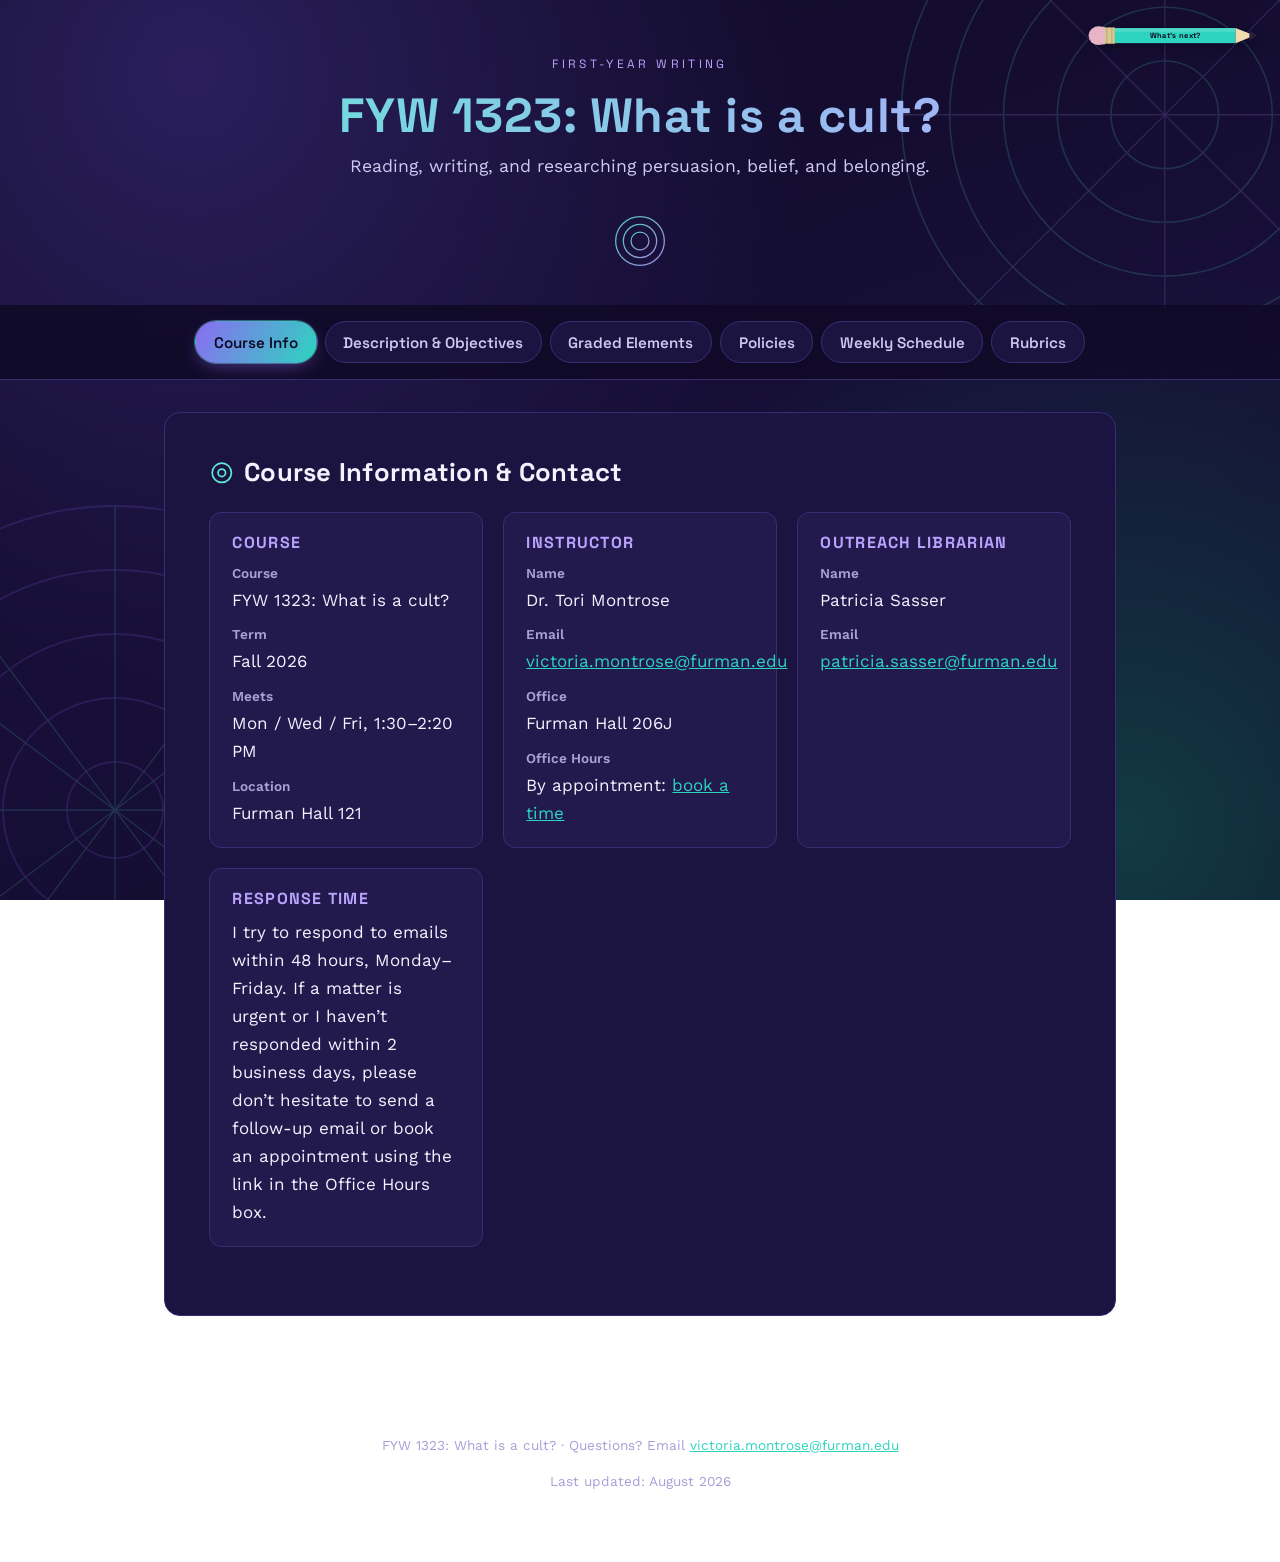
<file: index.html>
<!DOCTYPE html>
<html lang="en">
<head>
<meta charset="UTF-8">
<meta name="viewport" content="width=device-width, initial-scale=1.0">
<title>FYW 1323: What is a cult? — Course Syllabus</title>
<meta name="description" content="Syllabus for FYW 1323: What is a cult?, a first-year writing course.">

<!-- EDIT: change favicon of your choice at /favicon.svg if you'd like -->

<link rel="preconnect" href="https://fonts.googleapis.com">
<link rel="preconnect" href="https://fonts.gstatic.com" crossorigin>
<link href="https://fonts.googleapis.com/css2?family=Space+Grotesk:wght@500;600;700&family=Work+Sans:wght@400;500;600&display=swap" rel="stylesheet">

<link rel="stylesheet" href="css/styles.css">
</head>
<body>

<a class="skip-link" href="#main-content">Skip to main content</a>

<!-- Decorative background mandalas — purely visual, hidden from assistive tech -->
<div class="mandala-decor" aria-hidden="true">
  <svg class="m1" viewBox="0 0 200 200" xmlns="http://www.w3.org/2000/svg">
    <g fill="none" stroke="#5eead4" stroke-width="0.6">
      <circle cx="100" cy="100" r="20"/>
      <circle cx="100" cy="100" r="40"/>
      <circle cx="100" cy="100" r="60"/>
      <circle cx="100" cy="100" r="80"/>
      <circle cx="100" cy="100" r="98"/>
    </g>
    <g fill="none" stroke="#b9a3ff" stroke-width="0.5">
      <path d="M100 2 L100 198 M2 100 L198 100 M29 29 L171 171 M171 29 L29 171"/>
    </g>
  </svg>
  <svg class="m2" viewBox="0 0 200 200" xmlns="http://www.w3.org/2000/svg">
    <g fill="none" stroke="#8b6cf2" stroke-width="0.6">
      <circle cx="100" cy="100" r="15"/>
      <circle cx="100" cy="100" r="35"/>
      <circle cx="100" cy="100" r="55"/>
      <circle cx="100" cy="100" r="75"/>
      <circle cx="100" cy="100" r="95"/>
    </g>
    <g fill="none" stroke="#5eead4" stroke-width="0.4">
      <path d="M100 5 L100 195 M5 100 L195 100 M20 40 L180 160 M180 40 L20 160 M40 20 L160 180 M160 20 L40 180"/>
    </g>
  </svg>
</div>

<header class="site-header">
  <button type="button" id="whats-next-btn" class="whats-next-btn" aria-label="What&rsquo;s next? Jump to this week on the schedule">
    <svg viewBox="0 0 280 56" xmlns="http://www.w3.org/2000/svg" aria-hidden="true">
      <ellipse cx="20" cy="28" rx="16" ry="15" fill="#e8b4c8"/>
      <rect x="14" y="14" width="16" height="28" fill="#e8b4c8"/>
      <rect x="30" y="15" width="16" height="26" fill="#d8c98f"/>
      <rect x="32" y="15" width="2" height="26" fill="#00000022"/>
      <rect x="40" y="15" width="2" height="26" fill="#00000022"/>
      <rect x="46" y="16" width="192" height="24" fill="#2dd4bf"/>
      <rect x="46" y="16" width="192" height="6" fill="#ffffff26"/>
      <polygon points="238,16 238,40 268,28" fill="#f0dcb0"/>
      <polygon points="260,20 260,36 272,28" fill="#2a2140"/>
      <text x="142" y="32" text-anchor="middle" font-family="var(--font-display), sans-serif" font-size="12" font-weight="700" letter-spacing="0.5" fill="#100a26">What&rsquo;s next?</text>
    </svg>
  </button>
  <span class="site-header__eyebrow">First-Year Writing</span>
  <!-- EDIT: course title / number -->
  <h1>FYW 1323: What is a cult?</h1>
  <!-- EDIT: one-line course tagline -->
  <p class="subtitle">Reading, writing, and researching persuasion, belief, and belonging.</p>

  <svg class="ring-divider" viewBox="0 0 100 100" aria-hidden="true" xmlns="http://www.w3.org/2000/svg">
    <g fill="none" stroke="url(#ringGrad)" stroke-width="2">
      <circle cx="50" cy="50" r="14"/>
      <circle cx="50" cy="50" r="26"/>
      <circle cx="50" cy="50" r="38"/>
    </g>
    <defs>
      <linearGradient id="ringGrad" x1="0" y1="0" x2="1" y2="1">
        <stop offset="0%" stop-color="#5eead4"/>
        <stop offset="100%" stop-color="#b9a3ff"/>
      </linearGradient>
    </defs>
  </svg>
</header>

<!-- Tab navigation: WAI-ARIA tabs pattern. Arrow keys / Home / End move focus. -->
<nav class="tabs-nav" role="tablist" aria-label="Syllabus sections">
  <button type="button" role="tab" id="tab-info" aria-controls="panel-info" aria-selected="true" data-hash="info" tabindex="0" class="tab-btn">Course Info</button>
  <button type="button" role="tab" id="tab-description" aria-controls="panel-description" aria-selected="false" data-hash="description" tabindex="-1" class="tab-btn">Description &amp; Objectives</button>
  <button type="button" role="tab" id="tab-graded" aria-controls="panel-graded" aria-selected="false" data-hash="graded" tabindex="-1" class="tab-btn">Graded Elements</button>
  <button type="button" role="tab" id="tab-policies" aria-controls="panel-policies" aria-selected="false" data-hash="policies" tabindex="-1" class="tab-btn">Policies</button>
  <button type="button" role="tab" id="tab-schedule" aria-controls="panel-schedule" aria-selected="false" data-hash="schedule" tabindex="-1" class="tab-btn">Weekly Schedule</button>
  <button type="button" role="tab" id="tab-rubrics" aria-controls="panel-rubrics" aria-selected="false" data-hash="rubrics" tabindex="-1" class="tab-btn">Rubrics</button>
</nav>

<main id="main-content">

  <!-- ============================= TAB 1: COURSE INFO ============================= -->
  <section id="panel-info" class="tab-panel" role="tabpanel" aria-labelledby="tab-info" tabindex="0">
    <h2>
      <svg class="icon" viewBox="0 0 24 24" aria-hidden="true" fill="none" stroke="currentColor" stroke-width="1.6"><circle cx="12" cy="12" r="9"/><circle cx="12" cy="12" r="3.5"/></svg>
      Course Information &amp; Contact
    </h2>

    <div class="info-grid">
      <div class="info-card">
        <h3>Course</h3>
        <dl>
          <!-- EDIT: course number, title -->
          <dt>Course</dt>
          <dd>FYW 1323: What is a cult?</dd>
          <!-- EDIT: add exact term start/end dates once confirmed -->
          <dt>Term</dt>
          <dd>Fall 2026</dd>
          <!-- EDIT: meeting days/time -->
          <dt>Meets</dt>
          <dd>Mon / Wed / Fri, 1:30&ndash;2:20 PM</dd>
          <!-- EDIT: location -->
          <dt>Location</dt>
          <dd>Furman Hall 121</dd>
        </dl>
      </div>

      <div class="info-card">
        <h3>Instructor</h3>
        <dl>
          <!-- EDIT: your name -->
          <dt>Name</dt>
          <dd>Dr. Tori Montrose</dd>
          <!-- EDIT: your email -->
          <dt>Email</dt>
          <dd><a href="mailto:victoria.montrose@furman.edu">victoria.montrose@furman.edu</a></dd>
          <!-- EDIT: office location -->
          <dt>Office</dt>
          <dd>Furman Hall 206J</dd>
          <!-- EDIT: office hours -->
          <dt>Office Hours</dt>
          <dd>By appointment: <a href="https://outlook.office.com/book/DrToriMontrosesBookingPage@bookings.furman.edu/">book a time</a></dd>
        </dl>
      </div>

      <div class="info-card">
        <h3>Outreach Librarian</h3>
        <dl>
          <dt>Name</dt>
          <dd>Patricia Sasser</dd>
          <dt>Email</dt>
          <dd><a href="mailto:patricia.sasser@furman.edu">patricia.sasser@furman.edu</a></dd>
        </dl>
      </div>

      <div class="info-card">
        <h3>Response Time</h3>
        <p>I try to respond to emails within 48 hours, Monday&ndash;Friday. If a matter is urgent or I haven&rsquo;t responded within 2 business days, please don&rsquo;t hesitate to send a follow-up email or book an appointment using the link in the Office Hours box.</p>
      </div>
    </div>
  </section>

  <!-- ===================== TAB 2: DESCRIPTION & OBJECTIVES ===================== -->
  <section id="panel-description" class="tab-panel" role="tabpanel" aria-labelledby="tab-description" tabindex="0" hidden>
    <h2>
      <svg class="icon" viewBox="0 0 24 24" aria-hidden="true" fill="none" stroke="currentColor" stroke-width="1.6"><path d="M4 5h16M4 12h16M4 19h10"/></svg>
      Course Description &amp; Learning Objectives
    </h2>

    <h3>Course Description</h3>
    <!-- EDIT: replace with your own course description -->
    <p>In this first-year writing course, we will learn and employ effective reading, writing, critical thinking, and academic research in an exploration of the question &ldquo;what is a cult?&rdquo; While this term has typically been used to pejoratively describe fringe religious movements, it has also been used to describe secular fanaticism for works of art, political movements, and even brands. We will examine historical and current use of this word&mdash;and the movements it is used to describe&mdash;in art, politics, business, and pop culture, all while learning effective writing strategies and skills that will prepare you to write well in future academic and professional endeavors.</p>

    <h3>Learning Objectives</h3>
    <p>By the end of the semester, you will be able to:</p>
    <ol class="obj-list">
      <li><strong>Read and analyze diverse genres and sources</strong> &mdash; identify how texts about &ldquo;cults&rdquo; and mass movements differ across genre (news, scholarship, memoir, polemic) and apply X-ray reading strategies to uncover structure, purpose, and audience.</li>
      <li><strong>Locate and evaluate evidence-based arguments</strong> &mdash; find credible sources and use research- or data-derived evidence to support claims about how the &ldquo;cult&rdquo; label functions in religion, politics, business, and pop culture.</li>
      <li><strong>Use writing as a tool for critical thinking and scholarly conversation</strong> &mdash; draft to develop ideas, engage sources as a &ldquo;scholarly dinner table&rdquo; of voices, and cite/quote effectively to demonstrate the significance of an argument about group identity and fanaticism.</li>
      <li><strong>Write clearly and purposefully for an audience</strong> &mdash; apply precise language and word choice, and shape prose for the reader's needs, when making arguments about contested terms like &ldquo;cult.&rdquo;</li>
    </ol>
  </section>

  <!-- ===================== TAB 3: GRADED ELEMENTS & ASSIGNMENTS ===================== -->
  <section id="panel-graded" class="tab-panel" role="tabpanel" aria-labelledby="tab-graded" tabindex="0" hidden>
    <h2>
      <svg class="icon" viewBox="0 0 24 24" aria-hidden="true" fill="none" stroke="currentColor" stroke-width="1.6"><path d="M4 19V5m5 14V9m5 10V3m5 16v-6"/></svg>
      Graded Elements &amp; Assignments
    </h2>
    <p class="lede">How your final grade is calculated, and what each assignment involves.</p>

    <h3>Grade Breakdown</h3>
    <div class="table-scroll">
      <table>
        <caption>Weighting of graded components toward your final course grade</caption>
        <thead>
          <tr><th scope="col">Component</th><th scope="col" class="num">Weight</th></tr>
        </thead>
        <tbody>
          <tr><td>Attendance and In-class Engagement</td><td class="num">20%</td></tr>
          <tr><td>Engagement with Readings on Perusall</td><td class="num">10%</td></tr>
          <tr><td>In-class Reflective Writing Assignments</td><td class="num">10%</td></tr>
          <tr><td>Research Proposal (Midterm Assignment)</td><td class="num">30%</td></tr>
          <tr><td>Final Paper</td><td class="num">30%</td></tr>
        </tbody>
      </table>
    </div>

    <h3>Grading Scale</h3>
    <!-- EDIT: adjust to your institution's grading scale -->
    <ul class="grade-scale">
      <li><span class="letter">A</span><span class="pct">93&ndash;100</span></li>
      <li><span class="letter">A&minus;</span><span class="pct">90&ndash;92</span></li>
      <li><span class="letter">B+</span><span class="pct">87&ndash;89</span></li>
      <li><span class="letter">B</span><span class="pct">83&ndash;86</span></li>
      <li><span class="letter">B&minus;</span><span class="pct">80&ndash;82</span></li>
      <li><span class="letter">C+</span><span class="pct">77&ndash;79</span></li>
      <li><span class="letter">C</span><span class="pct">73&ndash;76</span></li>
      <li><span class="letter">C&minus;</span><span class="pct">70&ndash;72</span></li>
      <li><span class="letter">D+</span><span class="pct">67&ndash;69</span></li>
      <li><span class="letter">D</span><span class="pct">63&ndash;66</span></li>
      <li><span class="letter">D&minus;</span><span class="pct">60&ndash;62</span></li>
      <li><span class="letter">F</span><span class="pct">Below 60</span></li>
    </ul>

    <h3>Assignment Descriptions</h3>
    <!-- EDIT: replace each placeholder paragraph below with the real assignment description -->
    <div class="policy-block">
      <h3>Attendance and In-class Engagement &mdash; 20%</h3>
      <p>Every version of this course is unique to the combination of students that comprise it. Your presence is an essential part of the learning experience for yourself and all of us in the room with you. This course requires you to come prepared to share your questions, struggles, and ideas surrounding the readings and content we cover. Each student is expected to actively participate in all activities and discussions. There are several ways to demonstrate engagement including small group discussions, taking notes, large group discussions, polls. See <a href="#rubrics">Engagement Rubric</a>. See also <a href="#policies">Policies on Absences and Late Submissions</a>.</p>
    </div>
    <div class="policy-block accent-violet">
      <h3>Engagement with Readings on Perusall &mdash; 10%</h3>
      <p>Readings will be posted to Perusall, which can be accessed through the link on course Moodle page. Prior to class, you will annotate the day&rsquo;s assigned reading with your comments, questions, observations, and reflections. Perusall comments are time stamped and must be made by 10am the day of class to receive full credit. I value the quality of the annotation more than the quantity of annotations you make. Thoughtful responses to classmates&rsquo; comments or questions are also welcomed.</p>
    </div>
    <div class="policy-block">
      <h3>In-class Reflective Writing Assignments &mdash; 10%</h3>
      <p>Throughout the semester, you will complete short, low-stakes writing exercises during class time &mdash; diagnostic reflections (e.g., &ldquo;What do you think a cult is?&rdquo;), structured analyses using tools like Stasis Theory or X-Ray Reading, and reflective writing tied to your research proposal&rsquo;s progress. These are handwritten or in-class exercises, not take-home essays, and they are assessed for thoughtful engagement rather than polish.</p>
      <p>The emphasis here is <strong>process over product</strong>: this is writing-to-think, one of the &ldquo;Ten College Writing Skills&rdquo; this course is built around. These exercises give you low-pressure space to test ideas, work through confusion, and discover what you actually think before you have to argue it formally &mdash; skills that directly feed your Research Proposal and Final Paper. Because they happen in the moment, missed in-class writing generally cannot be made up, but you are allowed to miss 2 without impacting your grade.</p>
    </div>
    <div class="policy-block accent-violet">
      <h3>Research Proposal (Midterm Assignment) &mdash; 30%</h3>
      <p>For your midterm project, you will develop a research proposal investigating a specific cult or cult-related phenomenon. This project builds across several weeks and includes: research question (<mark>due Wed. 9/16 in class</mark>), annotated bibliography (<mark>due Fri. 9/25 by 11:59pm</mark>), background (<mark>due Fri. 10/2 by 11:59pm</mark>), methodology and significance (<mark>due Fri. 10/9 by 11:59pm</mark>), and abstract and compiled first draft of the full proposal (<mark>due Fri. 10/16 by 11:59pm</mark>).</p>
      <p>By Friday 10/16, you will compile your background, methodology, and significance sections together with the new abstract into a single, complete first draft of your proposal. <a href="https://docs.google.com/document/d/1ks_4K9tp-IavWVyWzq5TCJxC9bo6g5WJ4TbqjuJS0D8/edit?usp=sharing">Click here for full assignment details</a>.</p>
      <p>You will receive feedback at multiple stages and have opportunities for revision. Keep in mind that your research question and abstract may change as you progress &mdash; that is normal and a healthy sign that you are carefully considering your sources.</p>
      <p>The Peer Review Form (5%) contributes to the assignment grade for this proposal.</p>
      <p>Peer Review: In class, Mon. Oct. 19. Final drafts <mark>due Fri. Oct. 23 by 11:59pm to Moodle</mark>.</p>
    </div>
    <div class="policy-block">
      <h3>Final Paper &mdash; 30%</h3>
      <p><strong>Due:</strong> <mark>Tue. 12/15 at 12:00 PM</mark>.</p>
      <p>For your final project, you will write an argumentative essay using a specific &ldquo;cult&rdquo; case study to make a broader argument about how we define and understand cults. Your essay should:</p>
      <ul>
        <li>Analyze a specific cult case in depth</li>
        <li>Engage with scholarly definitions and frameworks</li>
        <li>Make an original argument about cult definitions, boundaries, or characteristics</li>
        <li>Incorporate evidence from multiple scholarly sources</li>
        <li>Address counterarguments and acknowledge complexity</li>
      </ul>
      <p>This essay will go through multiple drafts with peer review and instructor feedback. A completed <strong>AI Consultation Log</strong> must be submitted as an appendix to your final essay.</p>

      <h3>AI Consultation Log (5% of Final Essay Grade)</h3>
      <p>Your AI Consultation Log is a 1&ndash;2 page document demonstrating your thoughtful, critical engagement with AI as a thought partner during the development of your final essay. Required components:</p>
      <ol>
        <li><strong>Documentation of AI Interactions:</strong> Specific prompts used, summaries of AI responses, and any additional consultations conducted independently</li>
        <li><strong>Critical Evaluation:</strong> Which suggestions did you pursue or reject, and why? Where did you misunderstand your argument?</li>
        <li><strong>Reflection on AI&rsquo;s Role:</strong> What did AI help you see? What are its limitations? How did you ensure your essay remained authentically yours?</li>
      </ol>

      <p>Both the AI Consultation Log (5%) and Peer Review Form (5%) contribute to the assignment grade for this paper.</p>
    </div>
  </section>

  <!-- ============================= TAB 4: POLICIES ============================= -->
  <section id="panel-policies" class="tab-panel" role="tabpanel" aria-labelledby="tab-policies" tabindex="0" hidden>
    <h2>
      <svg class="icon" viewBox="0 0 24 24" aria-hidden="true" fill="none" stroke="currentColor" stroke-width="1.6"><path d="M12 3l7 3v6c0 4.5-3 7.5-7 9-4-1.5-7-4.5-7-9V6l7-3z"/></svg>
      Course Policies
    </h2>
    <p class="lede">Please read these carefully &mdash; they explain how the class runs day to day.</p>

    <div class="policy-block">
      <h3>Statement on Accessibility and Inclusivity</h3>
      <p>In the spirit of Universal Design for Learning, I will strive to provide an environment that is equitable and conducive to achievement and learning for all students. I recognize and value the many perspectives students bring to the classroom. Many factors&mdash;social identities, visible and invisible disabilities, family circumstances, physical location, mental health, access to the internet&mdash;all influence the experiences that every individual can have in this course. I am committed to building an environment to support your learning. I ask that we all be respectful of diverse opinions and of all class members, regardless of personal attribute, and that we all use inclusive language in written and oral work. I encourage persons with Student Office for Accessibility Resources (SOAR) accommodations or other needs that may impact your performance to meet with me promptly to make a plan for the semester.</p>
    </div>

    <div class="policy-block accent-violet">
      <h3>Name/Pronoun Use</h3>
      <p>I am committed to an environment that affirms people of all gender expressions and gender identities. I will gladly honor the name or gender pronouns that are correct for you. I will never require you to disclose this information, as I view it as your choice to share if and when you desire. If you choose to share this information, please advise me early in the semester so that I may make appropriate changes to my records.</p>
    </div>

    <div class="policy-block">
      <h3>Policies on Absences and Late Submissions</h3>
      <p>Students are allowed <strong>4 free absences</strong> (roughly 10% of the total number of classes) regardless of the reason. I do not need you to email me or provide an explanation for these absences. These include absences due to illnesses, personal loss, athletics, religious observances, or any other reason. After 4 absences, your attendance and participation grade will be negatively impacted.</p>
      <p>Late submissions following absences must be submitted on the day of return to class. Otherwise late submissions of assignments may be accepted for partial credit depending on the circumstances.</p>
      <p>Meeting deadlines is part of what this course is teaching: staying on schedule and managing your time across multiple due dates are skills that matter well beyond this class, and I want you to build those habits here. If a deadline is coming and something has gotten in the way, reach out to me before it passes &mdash; a short email is often enough to work out a brief extension. Assignments submitted late without any communication beforehand may receive reduced feedback and a grade deduction, but my goal is always to help you finish the work well, not to penalize you for asking.</p>
    </div>

    <div class="policy-block accent-violet">
      <h3>Statement on Academic Integrity</h3>
      <p>Per <a href="https://policies.furman.edu//view.php?policy=584">Section 121.5 of Furman&rsquo;s University Policy</a>, &ldquo;All forms of academic misconduct including cheating, plagiarism, misrepresentation, and unacceptable collaboration are violations of Furman&rsquo;s academic integrity standard. Examples and explanations may be found elsewhere in official university documents (e.g., The Student Handbook and the academic integrity portion of the Furman University website).&rdquo;</p>
      <p>Please note: Students who are suspected of submitting writing produced in any part by an AI system will be subjected to review by the Academic Discipline Committee. For more information on Generative Artificial Intelligence use in this class, see the Use of Generative Artificial Intelligence (AI) policy below.</p>
      <p>It is always better to get a zero on an assignment rather than submitting something that violates the university&rsquo;s academic integrity policy, which usually results in far worse consequences.</p>
    </div>

    <div class="policy-block">
      <h3>Course Activity Recordings</h3>
      <p>Furman University prohibits the recording of classes by students without obtaining prior, written permission of the instructor, except in cases where Furman permits a qualified student with a documented disability to record classes as a reasonable accommodation. Students are advised of this policy in the Student Handbook. Under no circumstances should recorded classes be used in any way that denigrates and/or decontextualizes the instructor or any student whose class remarks are recorded. Unauthorized dissemination of any recorded classroom proceedings, including distribution for compensation, is strictly prohibited. The improper sharing of recorded material by students or others may constitute a violation of U.S. copyright law and is a violation of campus policy.</p>
    </div>

    <div class="policy-block accent-violet">
      <h3>Use of Generative Artificial Intelligence (AI)</h3>
      <p>This is a &ldquo;No, But&rdquo; course. This means that generative AI tools are <strong>generally prohibited</strong> unless explicitly permitted for specific assignments or activities.</p>
      <ul>
        <li>AI tools cannot be used to generate anything, in part or in whole, that is submitted with a student&rsquo;s name on it for credit, unless the instructor explicitly permits it for an assignment.</li>
        <li>Specific assignments may incorporate AI tools for specific learning objectives.</li>
        <li>When AI use is allowed, assignment instructions will identify which tools are allowed and to what extent they may be used.</li>
        <li>In cases of uncertainty, students should assume that no AI tool is allowed.</li>
      </ul>
      <p><strong>When AI is NOT Permitted:</strong></p>
      <p>A key learning goal in this course is engaging in reflection on your own development. Reflective exercises require you to think about what you have experienced, critically evaluate that experience, and articulate your learning from that experience.</p>
      <p>Generative AI tools that write text for you (such as ChatGPT, Microsoft Copilot, and Canva) are prohibited for these assignments. Violations will be considered academic misconduct.</p>
      <p><strong>When AI IS Permitted:</strong></p>
      <p>If AI use is permitted for a specific assignment or activity, it will be clearly stated in the assignment or activity instructions. These instructions will specify:</p>
      <ul>
        <li>What AI tools you may use</li>
        <li>How you may use them</li>
        <li>How you must acknowledge your use</li>
      </ul>
      <p>Even when AI is permitted:</p>
      <ul>
        <li>You are responsible for verifying the accuracy of any AI-generated content</li>
        <li>You must acknowledge your use of AI as instructed</li>
        <li>You cannot upload copyrighted materials (textbooks, instructor notes, slides) to AI without express permission</li>
      </ul>
      <p><strong>Grammar and Spell Check Tools:</strong></p>
      <ul>
        <li>You may use your word processor&rsquo;s native spelling and grammar checker (e.g., built-in tools in Word or Google Docs that are not LLM-based) only to identify sentence-level issues. Allowing these tools to rewrite parts of sentences, whole sentences, or paragraphs is not acceptable. You do not need to cite the use of these standard tools.</li>
        <li>You may not use Grammarly or similar third-party writing assistants, as these tools often provide more intervention than is appropriate for this course.</li>
      </ul>
      <p><strong>When in Doubt, Ask!</strong></p>
      <p>If you are uncertain whether AI use is permitted for a specific assignment or activity, ask me before you use it. If you have questions about what constitutes plagiarism or academic misconduct, consult me before it&rsquo;s too late!</p>
      <p>The penalty for academic integrity violations is an F for the assignment or, in case of multiple violations, an F for the course.</p>
    </div>

    <div class="policy-block">
      <h3>Nondiscrimination Policy and Sexual Misconduct</h3>
      <p>Furman University and its faculty are committed to supporting our students and seeking an environment that is free of bias, discrimination, and harassment. Furman does not unlawfully discriminate on the basis of race, color, national origin, sex, sexual orientation, gender identity, pregnancy, disability, age, religion, veteran status, or any other characteristic or status protected by applicable local, state, or federal law in admission, treatment, or access to, or employment in, its programs and activities.</p>
      <p>If you have encountered any form of discrimination or harassment, including sexual misconduct (e.g. sexual assault, sexual harassment or gender-based harassment, sexual exploitation or intimidation, stalking, intimate partner violence), we encourage you to report this to the institution. If you wish to report such an incident of misconduct, you may contact Furman&rsquo;s Title IX Coordinator, Melissa Nichols (Trone Center, Suite 215; <a href="mailto:Melissa.nichols@furman.edu">Melissa.nichols@furman.edu</a>; 864.294.2221).</p>
      <p>If you would like to speak with someone who can advise you but maintain complete confidentiality, you can talk with a counselor, a professional in the Student Health Center, or someone in the Office of Spiritual Life. If you speak with a faculty member, understand that as a mandated reporter of the University, the faculty member MUST report to the University&rsquo;s Title IX Coordinator what you share to help ensure that your safety and welfare are being addressed, consistent with the requirements of the law. However, unless there is an ongoing safety risk to you or to the Furman community, you will determine whether the university initiates any formal process. You are entitled to supportive measures (such as a no contact order or academic accommodations) regardless of whether you decide to initiate a formal process.</p>
      <p>Additional information about Furman&rsquo;s Sexual Misconduct Policy, how to report sexual misconduct, and your rights can be found at the Furman Title IX webpage at <a href="https://www.furman.edu/titleix">www.furman.edu/titleix</a>. You do not have to go through the experience alone.</p>
    </div>
  </section>

  <!-- ============================= TAB 5: WEEKLY SCHEDULE ============================= -->
  <section id="panel-schedule" class="tab-panel" role="tabpanel" aria-labelledby="tab-schedule" tabindex="0" hidden>
    <h2>
      <svg class="icon" viewBox="0 0 24 24" aria-hidden="true" fill="none" stroke="currentColor" stroke-width="1.6"><rect x="3" y="5" width="18" height="16" rx="2"/><path d="M3 10h18M8 3v4M16 3v4"/></svg>
      Weekly Schedule
    </h2>
    <p class="lede">Subject to change &mdash; announced updates will always take precedence over this page.</p>

    <div class="table-scroll">
      <table class="schedule-table">
        <caption>Class-by-class schedule</caption>
        <colgroup>
          <col class="col-num">
          <col class="col-date">
          <col class="col-topic">
          <col class="col-preclass">
          <col class="col-notes">
        </colgroup>
        <thead>
          <tr>
            <th scope="col">#</th>
            <th scope="col">Date</th>
            <th scope="col">Topic</th>
            <th scope="col">Pre-class Activity/Assignment</th>
            <th scope="col">Campus Calendar/Notes</th>
          </tr>
        </thead>
        <!-- EDIT: fill in Topic, Pre-class Activity/Assignment, and Campus Calendar/Notes for each class -->
        <tbody>
          <tr data-date="2026-08-26"><td>1</td><td>Wed. Aug. 26</td><td>Welcome &amp; Genres</td><td>Welcome! Syllabus review and Start of Semester Form.</td><td></td></tr>
          <tr data-date="2026-08-28"><td>2</td><td>Fri. Aug. 28</td><td>Welcome &amp; Genres</td><td><strong>Starting Points</strong><ul><li>In-class: Diagnostic writing &mdash; &ldquo;What do you think a cult is?&rdquo; (handwritten)</li><li>In-class: Introduction to Perusall; annotation practice</li></ul></td><td></td></tr>
          <tr data-date="2026-08-31"><td>3</td><td>Mon. Aug. 31</td><td>The Power of Labels</td><td>Reading: &ldquo;Understanding Genres&rdquo;</td><td></td></tr>
          <tr data-date="2026-09-02"><td>4</td><td>Wed. Sep. 2</td><td>The Power of Labels</td><td>Reading: &ldquo;Choosing and Refining Topics&rdquo;<br>Follow my reading instructions comments on Perusall. Once you get to &ldquo;Moving from Topic to Thesis,&rdquo; the rest of the reading is optional.<br>In-Class Activity: The Tnevnoc Exercise</td><td></td></tr>
          <tr data-date="2026-09-04"><td>5</td><td>Fri. Sep. 4</td><td>The Power of Labels</td><td>Reading: David G. Bromley and Anson D. Shupe Jr., &ldquo;The Tnevnoc Cult&rdquo; (<em>Sociological Analysis</em>, 1979)</td><td></td></tr>
          <tr data-date="2026-09-07"><td>&mdash;</td><td>Mon. Sep. 7</td><td colspan="3">No Class &mdash; Labor Day</td></tr>
          <tr data-date="2026-09-09"><td>6</td><td>Wed. Sep. 9</td><td>Stasis Theory &amp; Definitions</td><td>J.T. Richardson, &ldquo;Definitions of Cult: From Sociological-Technical to Popular-Negative&rdquo; (<em>Review of Religious Research</em>, 1993)</td><td></td></tr>
          <tr data-date="2026-09-11"><td>7</td><td>Fri. Sep. 11</td><td>Stasis Theory &amp; Definitions</td><td><!-- EDIT: add the URL for "How Stasis Theory Helps You to Write a Better Paper" -->Reading: &ldquo;How Stasis Theory Helps You to Write a Better Paper&rdquo;<br>AND Rebecca Moore, &ldquo;The Brainwashing Myth&rdquo;<br>In-Class Writing: Categorizing cult debates using Stasis Theory (handwritten)</td><td></td></tr>
          <tr data-date="2026-09-14"><td>8</td><td>Mon. Sep. 14</td><td>X-Ray Reading &amp; Brainwashing</td><td>Reading: &ldquo;X-Ray Reading / Reading Better to Write Better&rdquo;<br>Reading: &ldquo;Bad Research Questions&rdquo;</td><td></td></tr>
          <tr data-date="2026-09-16"><td>9</td><td>Wed. Sep. 16</td><td>The Scholarly Dinner Table</td><td><strong>Library Session &amp; Source Evaluation</strong><br>Mike Caulfield, &ldquo;Four Moves and a Habit&rdquo; (from <em>Web Literacy for Student Fact-Checkers</em>)<br><!-- EDIT: confirm librarian name -->MEET IN USUAL CLASSROOM: Session with Library Research <!-- EDIT: name --><ul><li>Introduction to library databases; finding scholarly sources on cults</li></ul></td><td><mark>Research Question Due in Class</mark></td></tr>
          <tr data-date="2026-09-18"><td>10</td><td>Fri. Sep. 18</td><td>X-Ray Reading &amp; Brainwashing</td><td>Barker, Eileen. &ldquo;Introduction,&rdquo; <em>The Making of a Moonie: Choice Or Brainwashing?</em><br>In-Class Writing: X-raying Barker&rsquo;s argument (handwritten, 30 minutes)</td><td></td></tr>
          <tr data-date="2026-09-21"><td>11</td><td>Mon. Sep. 21</td><td>X-Ray Reading &amp; Brainwashing</td><td>Evans, &ldquo;Introduction: Religion Unrecognized,&rdquo; from <em>Move: An American Religion</em><br>Assignment: Find 3 potential sources for your research topic; bring citations to Wednesday</td><td></td></tr>
          <tr data-date="2026-09-23"><td>12</td><td>Wed. Sep. 23</td><td>The Scholarly Dinner Table</td><td>In-Class Workshop: Annotated bibliography entries (bring laptops)<ul><li>In-class: Evaluating source credibility, write 2 annotated bibliography entries in class</li></ul></td><td></td></tr>
          <tr data-date="2026-09-25"><td>13</td><td>Fri. Sep. 25</td><td>The Scholarly Dinner Table</td><td>In-Class Workshop: Annotated bibliography entries (bring laptops)<ul><li>Write 2 more annotated bibliography entries in class</li></ul></td><td><mark>DUE: Annotated Bibliography (min. 5 scholarly sources) by 11:59pm to Moodle</mark></td></tr>
          <tr data-date="2026-09-28"><td>14</td><td>Mon. Sep. 28</td><td>Case Study &mdash; Heaven&rsquo;s Gate</td><td>Rousselet et al., &ldquo;Cult Membership: What Factors Contribute to Joining or Leaving?&rdquo; (<em>Psychiatry Research</em>, 2017)</td><td></td></tr>
          <tr data-date="2026-09-30"><td>15</td><td>Wed. Sep. 30</td><td>Case Study &mdash; Heaven&rsquo;s Gate</td><td>Benjamin E. Zeller, &ldquo;Extraterrestrial Biblical Hermeneutics and the Making of Heaven&rsquo;s Gate&rdquo; (<em>Nova Religio</em>, 2010)</td><td></td></tr>
          <tr data-date="2026-10-02"><td>16</td><td>Fri. Oct. 2</td><td>Case Study &mdash; Heaven&rsquo;s Gate</td><td>Pre-class listening assignment: <em>Heaven&rsquo;s Gate</em> Podcast (Glynn Washington), Episode 1<ul><li>In-class: HBO documentary <em>Heaven&rsquo;s Gate: The Cult of Cults</em> (selections)</li><li>Writing and discussion comparing media vs. academic tone</li></ul></td><td><mark>DUE: Background section by 11:59pm to Moodle</mark></td></tr>
          <tr data-date="2026-10-05"><td>17</td><td>Mon. Oct. 5</td><td>Case Study &mdash; Scientology</td><td>Westbrook, <em>Handbook of Scientology</em> &ldquo;Researching Scientology and Scientologists in the United States: Methods and Conclusions&rdquo;</td><td></td></tr>
          <tr data-date="2026-10-07"><td>18</td><td>Wed. Oct. 7</td><td>Case Study &mdash; Scientology</td><td>Methods and Significance tips<br>In class: Selections from <em>Going Clear</em></td><td></td></tr>
          <tr data-date="2026-10-09"><td>19</td><td>Fri. Oct. 9</td><td>Case Study &mdash; Scientology</td><td>In-Class Writing and Discussion: Comparing scholarly article (Monday) with documentary (Wednesday)<ul><li>What does each source emphasize? What gets left out?</li></ul></td><td><mark>DUE: Methodology and Significance sections by 11:59pm to Moodle</mark></td></tr>
          <tr data-date="2026-10-12"><td>&mdash;</td><td>Mon. Oct. 12</td><td colspan="3">No Class &mdash; Fall Break</td></tr>
          <tr data-date="2026-10-14"><td>20</td><td>Wed. Oct. 14</td><td>Compiling a Draft</td><td>No class, work on compiling your draft and incorporating feedback into your proposal</td><td></td></tr>
          <tr data-date="2026-10-16"><td>21</td><td>Fri. Oct. 16</td><td>Compiling a Draft</td><td>In-Class Writing: Drafting the Midterm Abstract</td><td><mark>DUE: Abstract and Compiled Proposal Draft Due by 11:59pm to Moodle</mark></td></tr>
          <tr data-date="2026-10-19"><td>22</td><td>Mon. Oct. 19</td><td>Review, Revise, Reflect</td><td>In-Class Peer Review of Proposals</td><td></td></tr>
          <tr data-date="2026-10-21"><td>23</td><td>Wed. Oct. 21</td><td>Review, Revise, Reflect</td><td>In-class AI Workshop #1: AI as &ldquo;Scholarly Conversation Partner&rdquo;<br>Bring laptop</td><td></td></tr>
          <tr data-date="2026-10-23"><td>24</td><td>Fri. Oct. 23</td><td>Review, Revise, Reflect</td><td>In-class reflective writing and discussion</td><td><mark>DUE: Research Proposal (Midterm Assignment) final draft by 11:59pm to Moodle</mark></td></tr>
          <tr data-date="2026-10-26"><td>25</td><td>Mon. Oct. 26</td><td></td><td>No class &mdash; out of class consultations with Dr. Montrose</td><td></td></tr>
          <tr data-date="2026-10-28"><td>26</td><td>Wed. Oct. 28</td><td></td><td>No class &mdash; out of class consultations with Dr. Montrose</td><td></td></tr>
          <tr data-date="2026-10-30"><td>27</td><td>Fri. Oct. 30</td><td></td><td>No class &mdash; out of class consultations with Dr. Montrose</td><td><mark>DUE: By 11:59pm, email Dr. Montrose a summary of your notes from the meeting and submit your action plan with next steps for your paper.</mark></td></tr>
          <tr data-date="2026-11-02"><td>28</td><td>Mon. Nov. 2</td><td>Case Study &mdash; NXIVM</td><td>Reading for NXIVM on Perusall<ul><li>In-class: NXIVM case study. Brief journal writing at the end of class.</li></ul></td><td></td></tr>
          <tr data-date="2026-11-04"><td>29</td><td>Wed. Nov. 4</td><td>Drafting the Final Paper</td><td>Anne Lamott, &ldquo;Shitty First Drafts&rdquo; (from <em>Bird by Bird</em>)<ul><li>In-class: We&rsquo;ll discuss Lamott. Then you write a rough first draft by hand. Talk with a partner about whether to stay with your proposal topic or pivot.</li></ul></td><td><mark>Decide by the end of class whether you are staying with your proposal topic or pivoting.</mark></td></tr>
          <tr data-date="2026-11-06"><td>30</td><td>Fri. Nov. 6</td><td>Drafting the Final Paper</td><td>Perusall by 10 am: &ldquo;Yes / No / OK, But&rdquo;: Three Ways to Respond<ul><li>In-class: Draft by hand &mdash; your case and candidate claims</li></ul></td><td><mark>Bring three sources: if pivoting, three scholarly sources with Chicago citations; if staying, the three best sources from your annotated bibliography.</mark></td></tr>
          <tr data-date="2026-11-09"><td>31</td><td>Mon. Nov. 9</td><td>Drafting the Final Paper</td><td>Perusall by 10 am: &ldquo;And Yet&rdquo;: Distinguishing What You Say from What They Say<ul><li>In-class: Draft by hand &mdash; your thesis and the scholarly conversation</li></ul></td><td></td></tr>
          <tr data-date="2026-11-11"><td>32</td><td>Wed. Nov. 11</td><td>Drafting the Final Paper</td><td>Perusall by 10 am: &ldquo;As He Himself Puts It&rdquo;: The Art of Quoting<ul><li>In-class: Draft by hand &mdash; body paragraphs</li></ul></td><td></td></tr>
          <tr data-date="2026-11-13"><td>33</td><td>Fri. Nov. 13</td><td>Drafting the Final Paper</td><td>Perusall by 10 am: &ldquo;Skeptics May Object&rdquo;: Planting a Naysayer in Your Text<ul><li>In-class: Draft by hand &mdash; objections and complications</li></ul></td><td></td></tr>
          <tr data-date="2026-11-16"><td>34</td><td>Mon. Nov. 16</td><td>Drafting the Final Paper</td><td>Perusall by 10 am: &ldquo;So What? Who Cares?&rdquo;: Saying Why It Matters<ul><li>In-class: Draft by hand &mdash; your introduction and conclusion</li></ul></td><td></td></tr>
          <tr data-date="2026-11-18"><td>35</td><td>Wed. Nov. 18</td><td>Drafting the Final Paper</td><td>Perusall by 10 am: &ldquo;As a Result&rdquo;: Connecting the Parts<ul><li>In-class: Reverse outline your handwritten draft and fill any gaps by hand</li></ul></td><td></td></tr>
          <tr data-date="2026-11-20"><td>&mdash;</td><td>Fri. Nov. 20</td><td colspan="3">No Class &mdash; Dr. Montrose is at a conference. Type up Draft 1 from your handwritten pages, revising as you go.</td></tr>
          <tr data-date="2026-11-23"><td>&mdash;</td><td>Mon. Nov. 23</td><td colspan="3">No Class &mdash; Dr. Montrose is at a conference. Type up Draft 1 from your handwritten pages, revising as you go.<br><mark>DUE: Draft 1 and AI Log Entry 1 by 11:59pm to Moodle</mark></td></tr>
          <tr data-date="2026-11-25"><td>&mdash;</td><td>Wed. Nov. 25</td><td colspan="3">No Class &mdash; Thanksgiving Break</td></tr>
          <tr data-date="2026-11-27"><td>&mdash;</td><td>Fri. Nov. 27</td><td colspan="3">No Class &mdash; Thanksgiving Break</td></tr>
          <tr data-date="2026-11-30"><td>36</td><td>Mon. Nov. 30</td><td></td><td>No class &mdash; individual conferences on Draft 1 with Dr. Montrose<ul><li>Bring your journal and two questions.</li></ul></td><td>Written comments on Draft 1 returned by the morning of Mon. Nov. 30</td></tr>
          <tr data-date="2026-12-02"><td>37</td><td>Wed. Dec. 2</td><td></td><td>No class &mdash; individual conferences on Draft 1 with Dr. Montrose<ul><li>Bring your journal and two questions.</li></ul></td><td></td></tr>
          <tr data-date="2026-12-04"><td>38</td><td>Fri. Dec. 4</td><td></td><td>No class &mdash; individual conferences on Draft 1 with Dr. Montrose<ul><li>Bring your journal and two questions.</li></ul></td><td><mark>DUE: By 11:59pm, email Dr. Montrose your conference notes and a revision plan.</mark></td></tr>
          <tr data-date="2026-12-07"><td>39</td><td>Mon. Dec. 7</td><td>Peer Review</td><td>Bring Draft 2.<ul><li>In-class: Peer review of full drafts (Peer Review Form)</li><li>Dr. Montrose collects your journals</li></ul></td><td><mark>DUE: Draft 2 and AI Log Entry 2 by 11:59pm to Moodle</mark></td></tr>
          <tr data-date="2026-12-15"><td>&mdash;</td><td>Tue. Dec. 15</td><td colspan="3"><mark>Final Paper Due &mdash; 12:00 PM, uploaded to Moodle</mark> (final essay with bibliography and the AI Consultation Log appended)</td></tr>
        </tbody>
      </table>
    </div>
  </section>

  <!-- ============================= TAB 6: RUBRICS ============================= -->
  <section id="panel-rubrics" class="tab-panel" role="tabpanel" aria-labelledby="tab-rubrics" tabindex="0" hidden>
    <h2>
      <svg class="icon" viewBox="0 0 24 24" aria-hidden="true" fill="none" stroke="currentColor" stroke-width="1.6"><rect x="3" y="4" width="18" height="16" rx="2"/><path d="M3 10h18M9 4v16"/></svg>
      Engagement Rubric
    </h2>
    <p class="lede">Each class, your engagement will be assessed using the following scale.</p>

    <div class="policy-block">
      <h3>A-level</h3>
      <ul>
        <li>Prepared to ask and answer questions, in writing or orally, based on assigned readings;</li>
        <li>Prepared with any required assignments;</li>
        <li>Focused on classroom discussions and activities (i.e., not using technology unless it aids in classroom discussion or activities, not conducting side conversations, not engaging in behaviors that disrupt the focus of others);</li>
        <li>Fully engaged in all in-class activities;</li>
        <li>Fully attentive when others are speaking; and</li>
        <li>Fully attentive to your own contributions, which includes&hellip;
          <ul>
            <li>giving others the space and time to contribute;</li>
            <li>understanding that others come to our classroom with different experiences than your own; and</li>
            <li>being open to learning, including learning from your own mistakes.</li>
          </ul>
        </li>
      </ul>
    </div>

    <div class="policy-block accent-violet">
      <h3>B-level</h3>
      <ul>
        <li>Mostly prepared to ask and answer questions, in writing or orally, based on assigned readings;</li>
        <li>Prepared with any required assignments;</li>
        <li>Mostly focused on classroom discussions and activities (i.e., not using technology unless it aids in classroom discussion or activities, not conducting side conversations, not engaging in behaviors that disrupt the focus of others);</li>
        <li>Mostly engaged in all in-class activities;</li>
        <li>Mostly attentive when others are speaking; and</li>
        <li>Mostly attentive to your own contributions, which includes&hellip;
          <ul>
            <li>giving others the space and time to contribute;</li>
            <li>understanding that others come to our classroom with different experiences than your own; and</li>
            <li>being open to learning, including learning from your own mistakes.</li>
          </ul>
        </li>
      </ul>
    </div>

    <div class="policy-block">
      <h3>C&ndash;D level</h3>
      <ul>
        <li>Arrived more than 5 minutes late and/or left before the end of class;</li>
        <li>Not prepared to ask and answer questions, in writing or orally, based on assigned readings;</li>
        <li>Not prepared with some or any required assignments;</li>
        <li>Not focused on classroom discussions and activities (i.e., using technology in ways other than for use in classroom discussion or activities, conducting side conversations, engaging in behaviors that disrupt the focus of others);</li>
        <li>Not engaged in all in-class activities;</li>
        <li>Not attentive when others are speaking; OR</li>
        <li>Not attentive to your own contributions, which includes&hellip;
          <ul>
            <li>Not giving others the space and time to contribute;</li>
            <li>Not understanding that others come to our classroom with different experiences than your own; and</li>
            <li>Not being open to learning, including learning from your own mistakes.</li>
          </ul>
        </li>
      </ul>
    </div>

    <div class="editor-note">
      Rubrics for the Research Proposal and Final Paper will be added here later.
    </div>
  </section>

</main>

<footer class="site-footer">
  <!-- EDIT: adjust footer text as you like -->
  <p>FYW 1323: What is a cult? &middot; Questions? Email <a href="mailto:victoria.montrose@furman.edu">victoria.montrose@furman.edu</a></p>
  <p>Last updated: <!-- EDIT: update this date whenever you revise the syllabus -->August 2026</p>
</footer>

<script src="js/tabs.js"></script>
<script src="js/whats-next.js"></script>
</body>
</html>
</file>
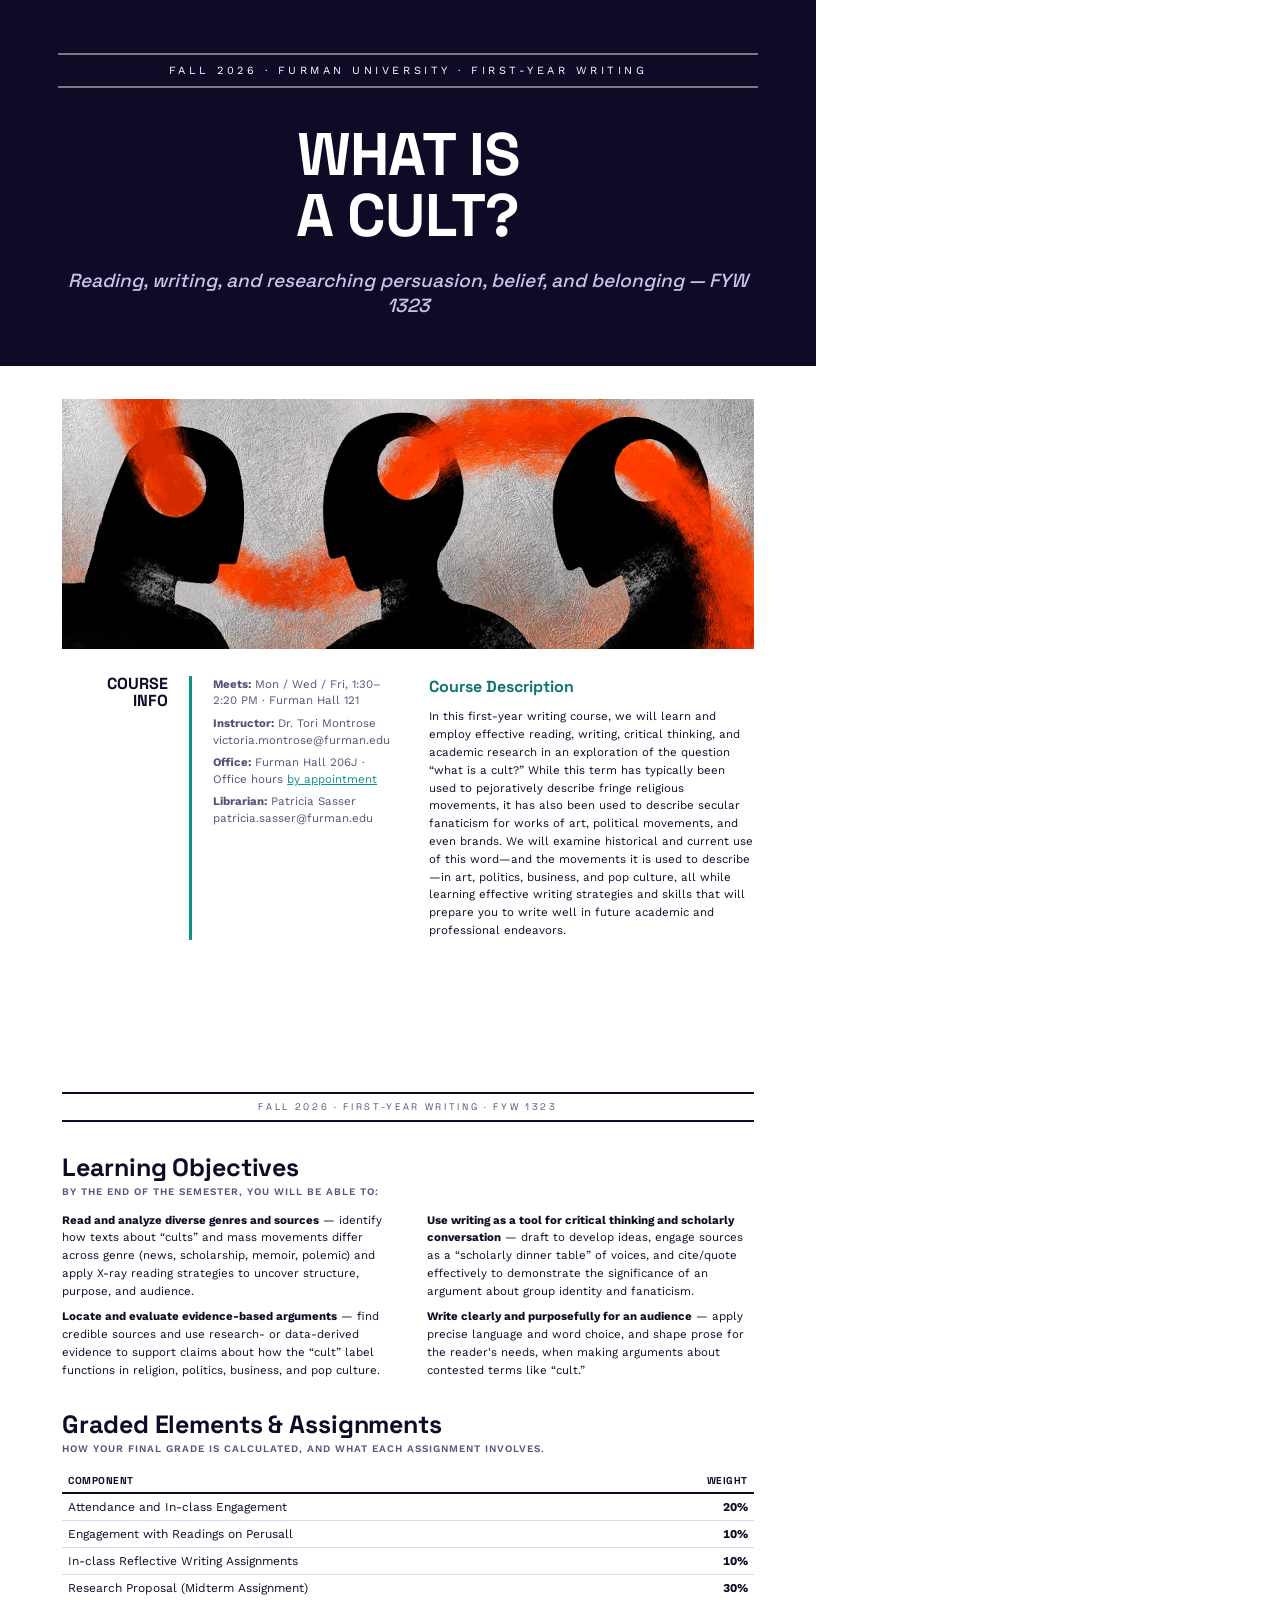
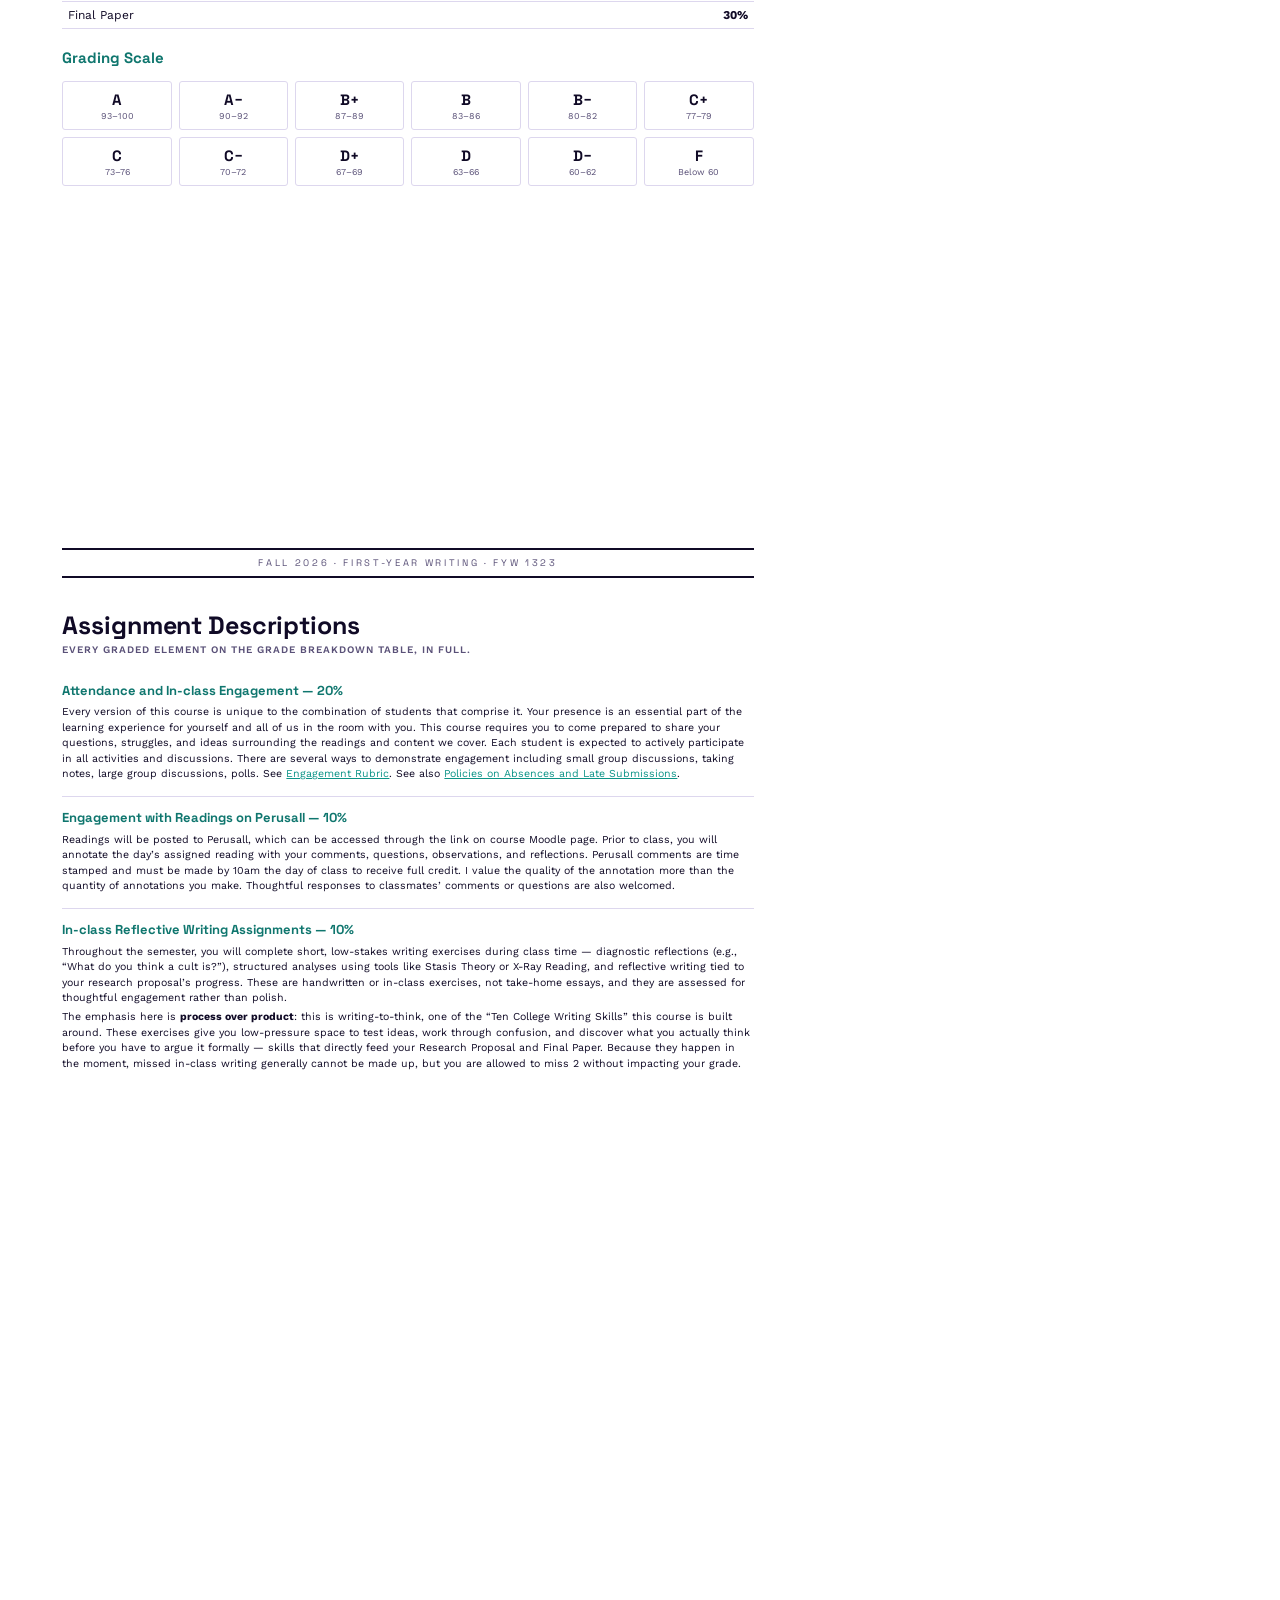
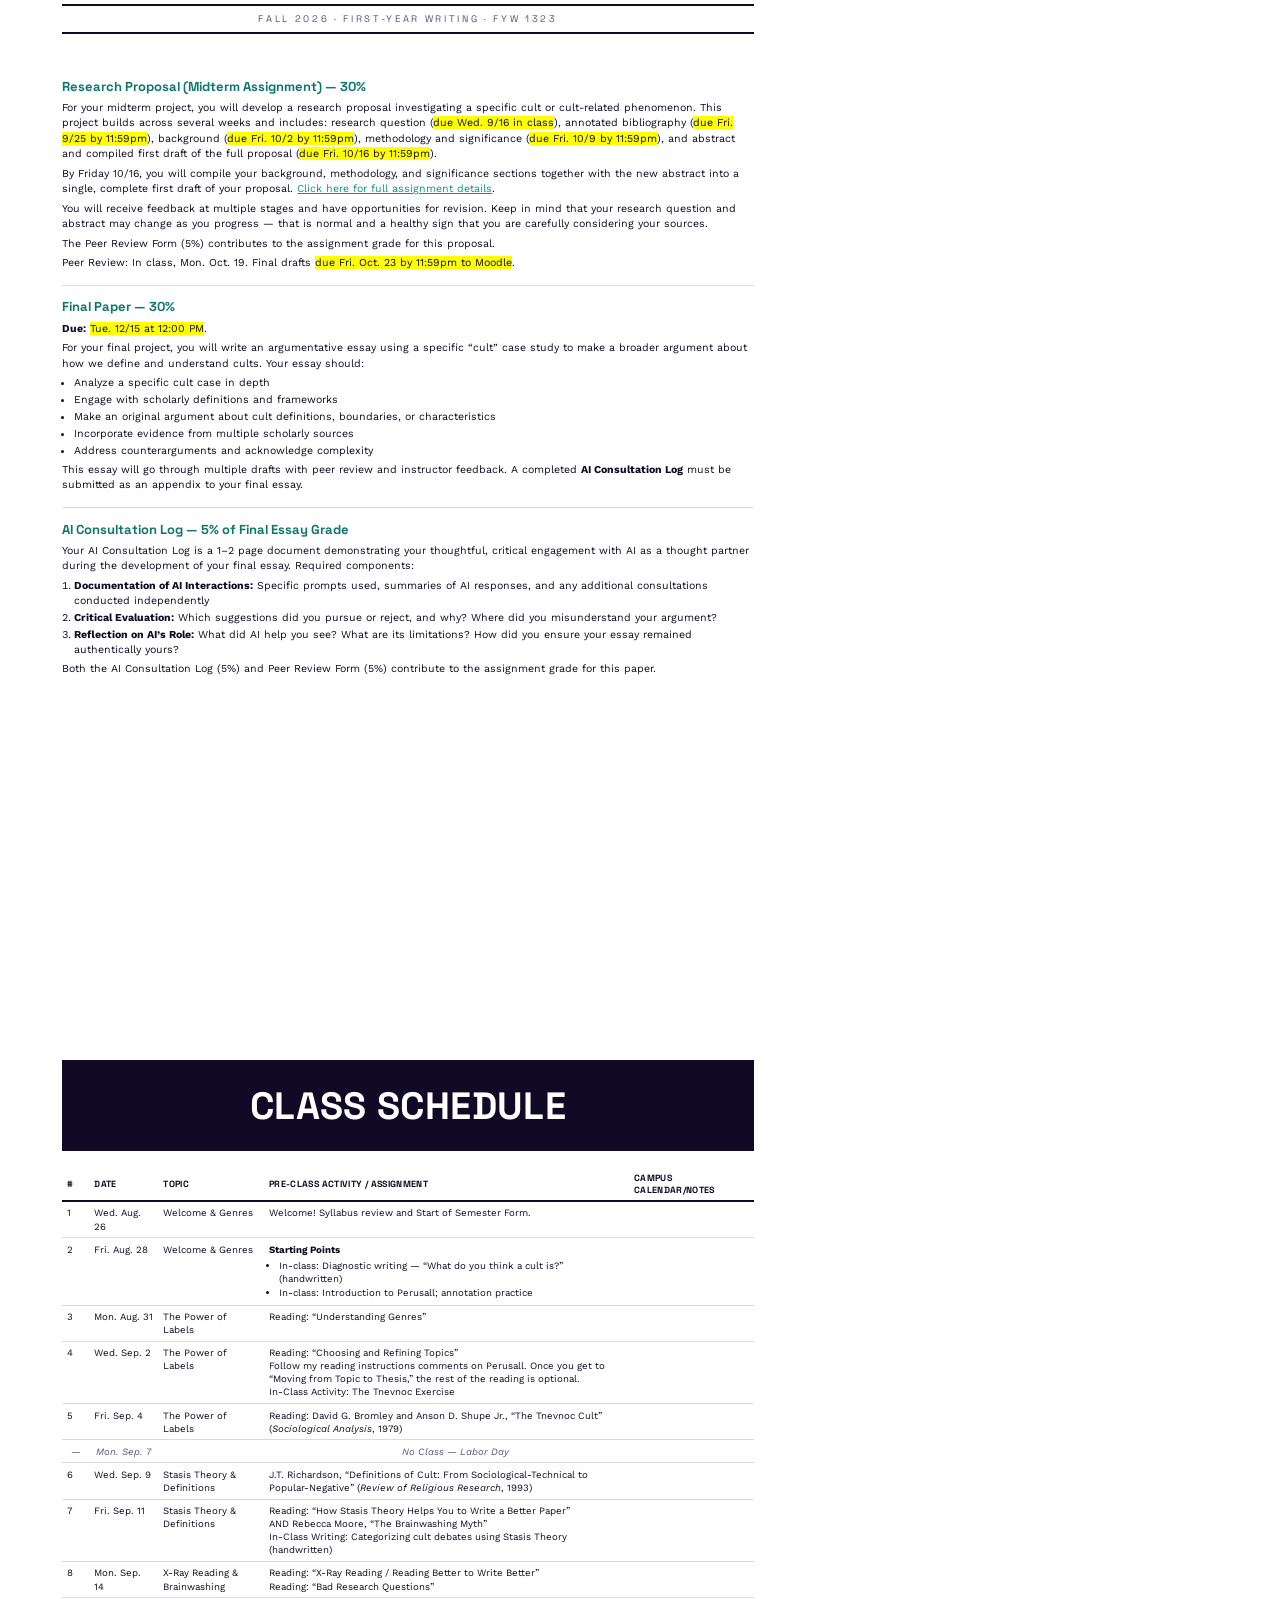
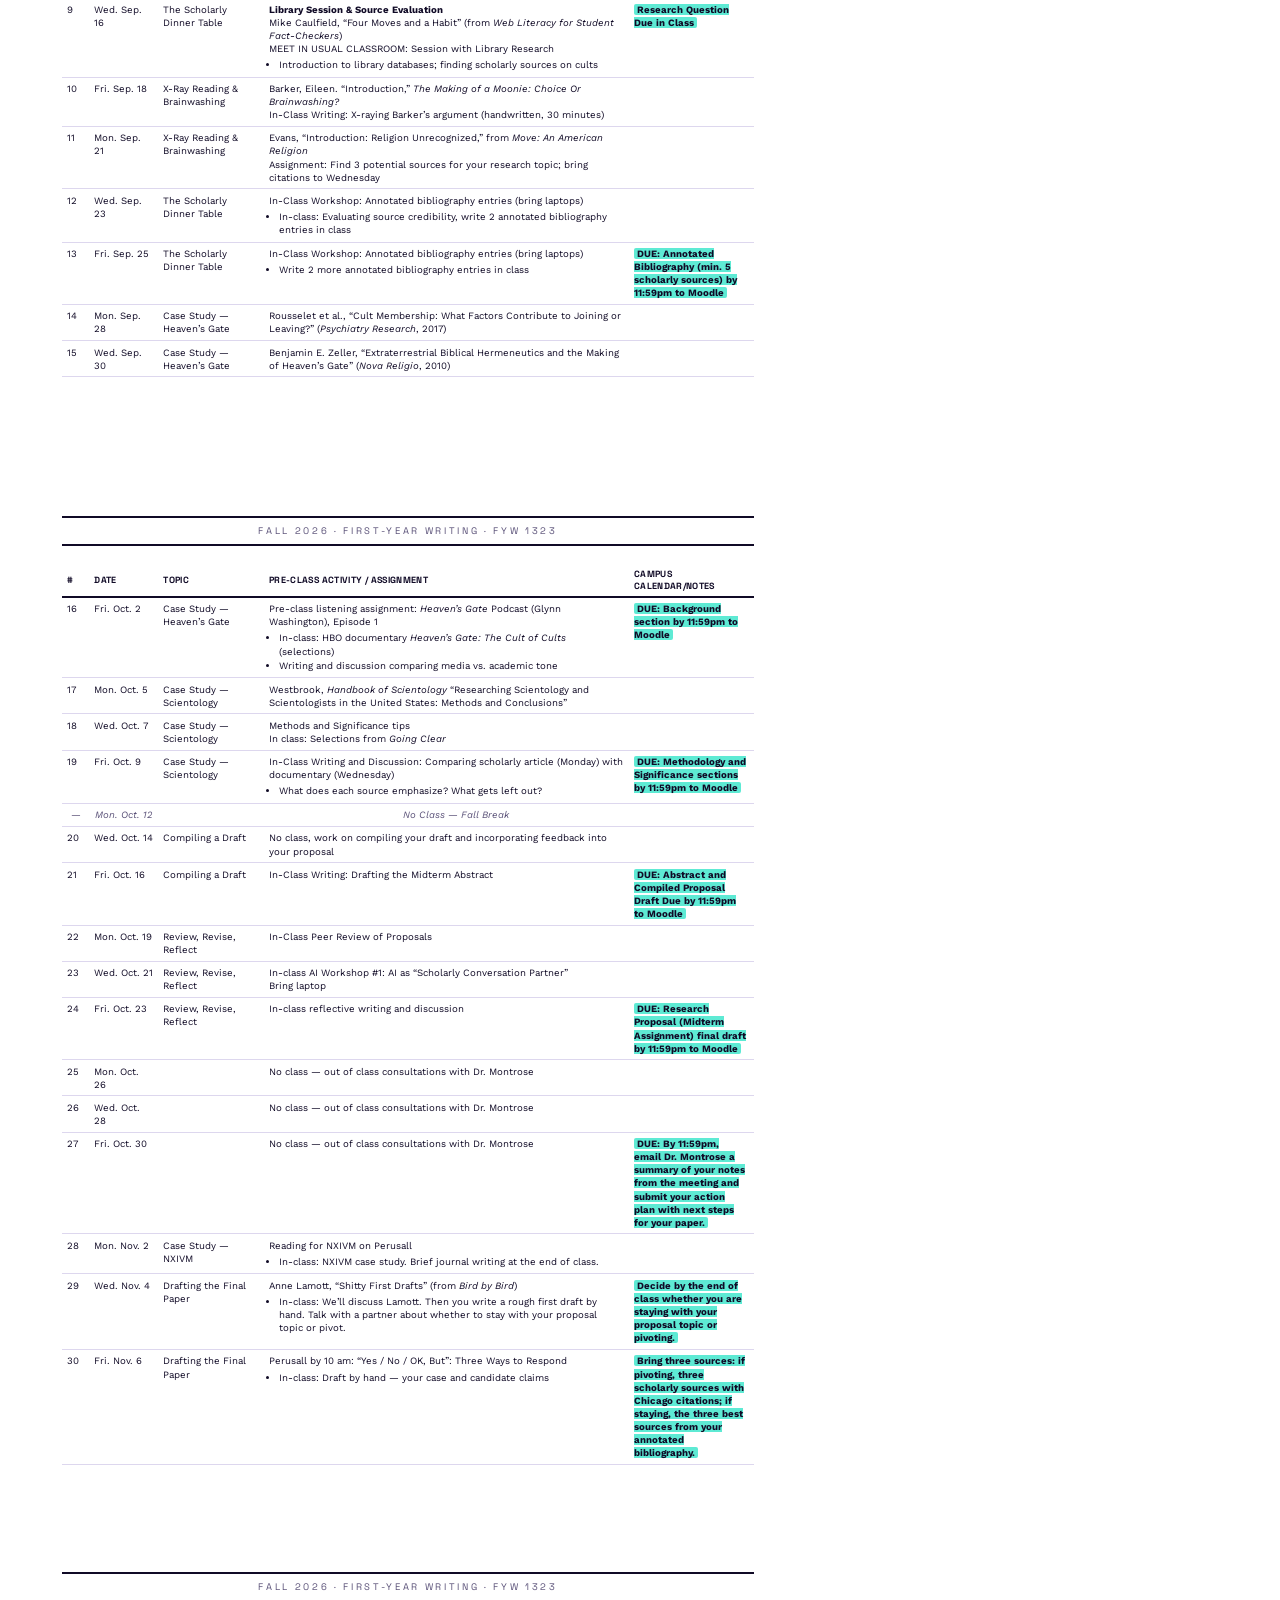
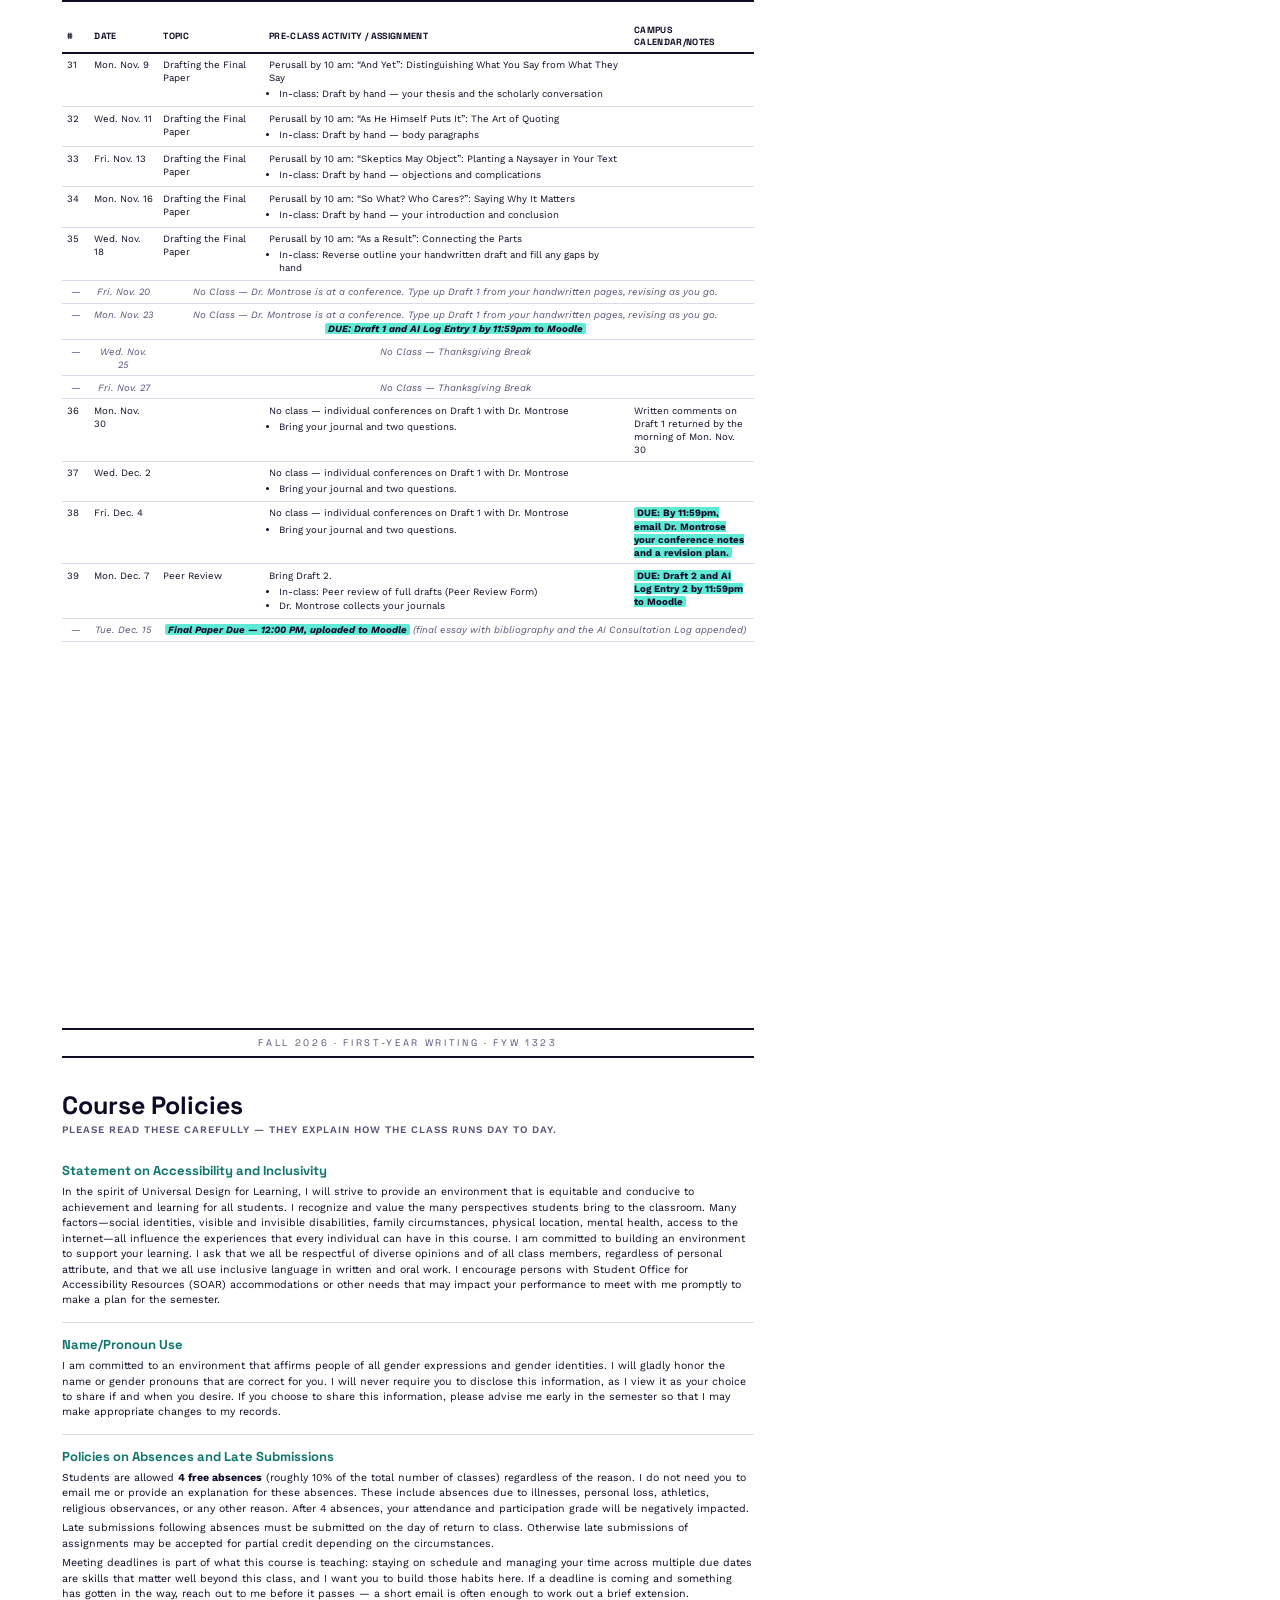
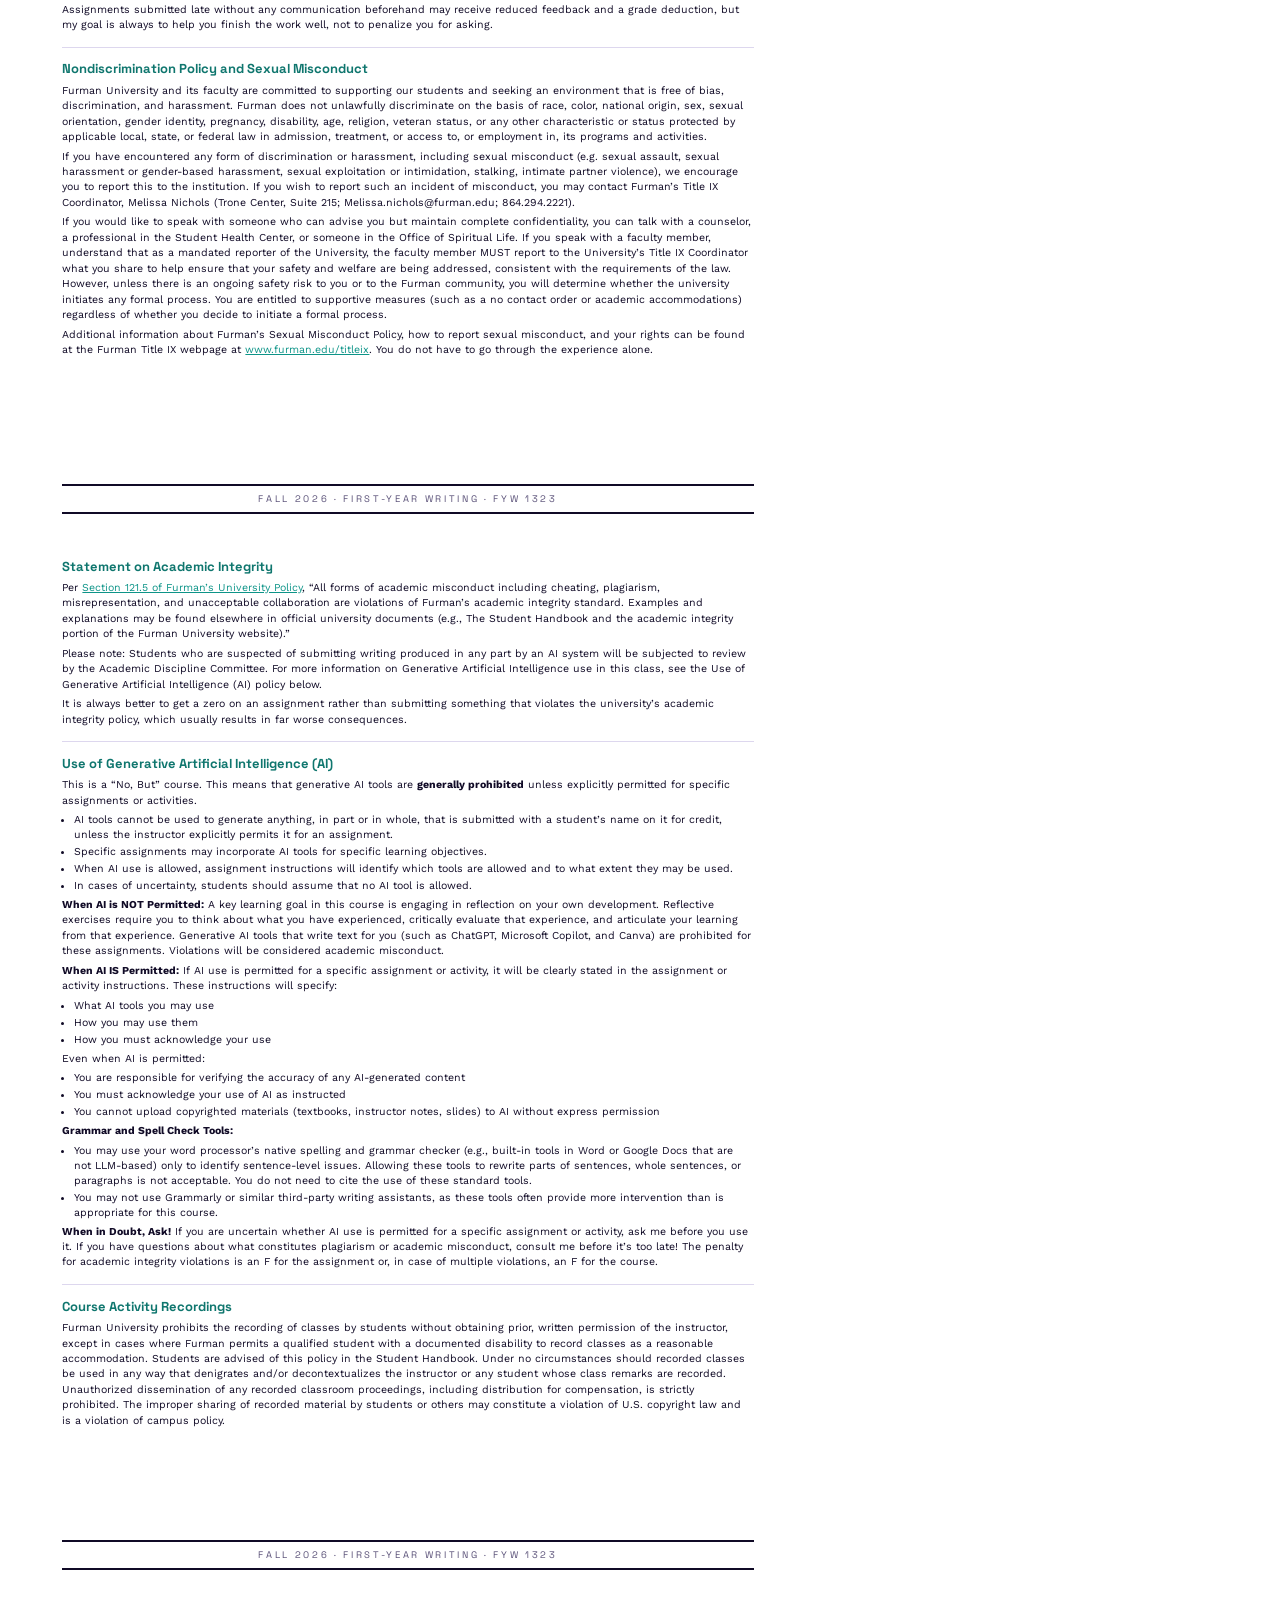
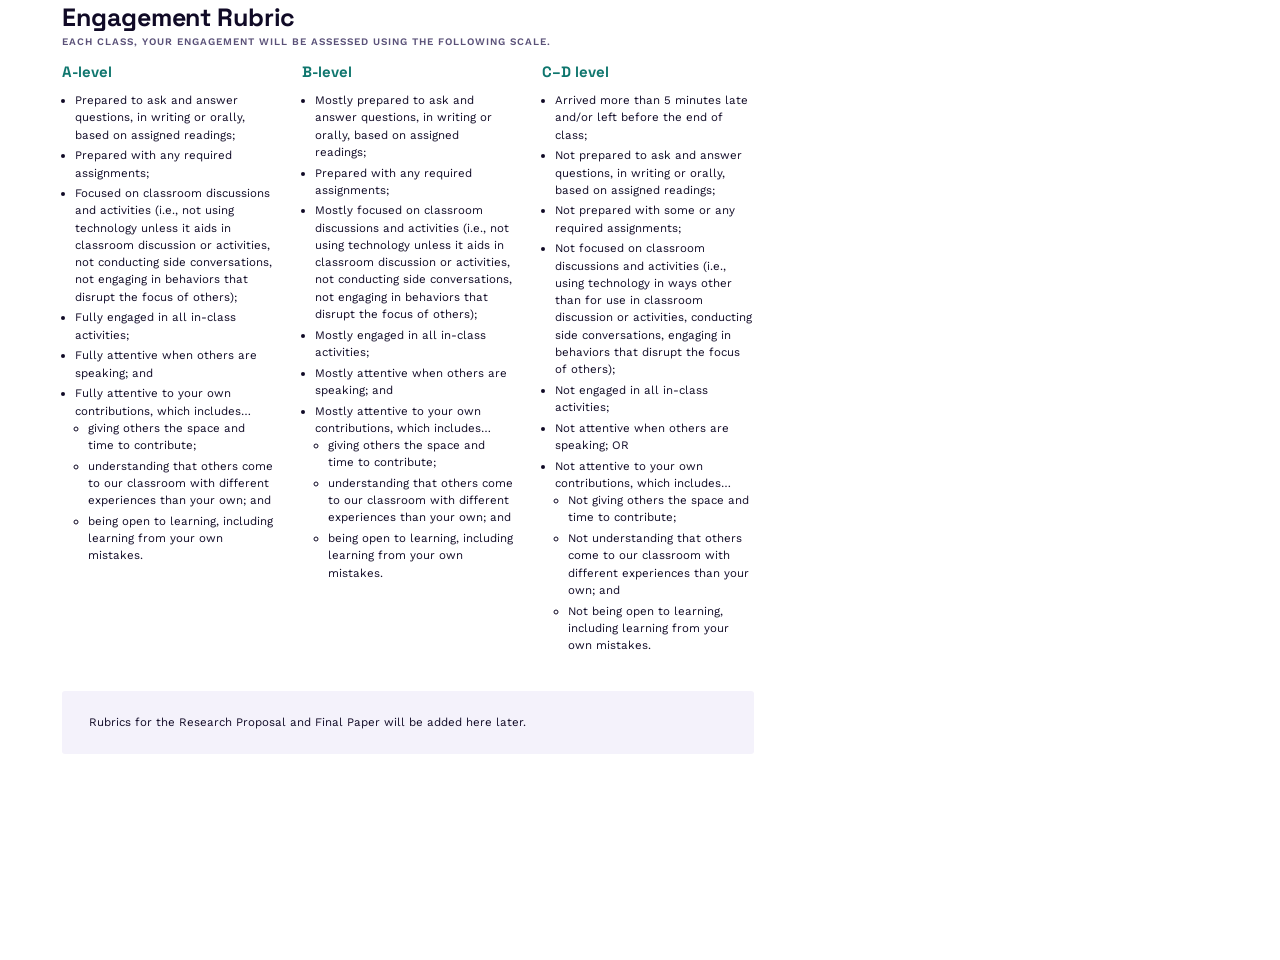
<file: print-pdf/fyw-syllabus.html>
<!doctype html>
<html><head><meta charset="utf-8">
<title>FYW 1323 Syllabus</title>
<link rel="preconnect" href="https://fonts.googleapis.com">
<link rel="preconnect" href="https://fonts.gstatic.com" crossorigin>
<link href="https://fonts.googleapis.com/css2?family=Space+Grotesk:wght@500;600;700&family=Work+Sans:wght@400;500;600;700&display=swap" rel="stylesheet">
<link rel="stylesheet" href="print-system.css">
<style>
:root {
  --paper: #ffffff;
  --ink: #100a26;
  --ink-soft: #5a5178;
  --dark: #100a26;
  --on-dark: #ffffff;
  --on-dark-soft: #cbc3ec;
  --accent-a: #0d9488;
  --accent-strong: #0f766e;
  --accent-b: #6d28d9;
  --line: #ddd7ee;
  --callout-bg: #f4f2fb;
  --photo-bg: #f6f4fc;
  --accent-mark: #5eead4;
  --font-display: "Space Grotesk", sans-serif;
  --font-body: "Work Sans", sans-serif;
}
body { background: #ffffff; }
mark { color: #100a26 !important; }
a { color: var(--accent-a); }
</style>
</head><body>

<div class="page">
  <div class="cover-hero">
    <div class="cover-eyebrow">Fall 2026 &middot; Furman University &middot; First-Year Writing</div>
    <h1 class="cover-title">WHAT IS<br>A CULT?</h1>
    <p class="cover-subtitle">Reading, writing, and researching persuasion, belief, and belonging &mdash; FYW 1323</p>
  </div>
  <div class="pad" style="margin-top:0.35in;">
    <div style="height:2.6in; overflow:hidden;"><img src="cover-photo.png" style="width:100%; height:100%; object-fit:cover; display:block;"></div>
    <div class="cols2" style="margin-top:0.28in;">
      <div class="side-head" style="grid-template-columns:1.1in 3px 1fr;">
        <div class="label" style="font-size:16px;">Course<br>Info</div>
        <div class="rule"></div>
        <div class="body prose">
          <p><strong>Meets:</strong> Mon / Wed / Fri, 1:30&ndash;2:20 PM &middot; Furman Hall 121</p>
          <p><strong>Instructor:</strong> Dr. Tori Montrose<br>victoria.montrose@furman.edu</p>
          <p><strong>Office:</strong> Furman Hall 206J &middot; Office hours <a href="https://outlook.office.com/book/DrToriMontrosesBookingPage@bookings.furman.edu/">by appointment</a></p>
          <p><strong>Librarian:</strong> Patricia Sasser<br>patricia.sasser@furman.edu</p>
        </div>
      </div>
      <div class="prose">
        <h4 class="block-title" style="font-size:16px;">Course Description</h4>
        <p>In this first-year writing course, we will learn and employ effective reading, writing, critical thinking, and academic research in an exploration of the question &ldquo;what is a cult?&rdquo; While this term has typically been used to pejoratively describe fringe religious movements, it has also been used to describe secular fanaticism for works of art, political movements, and even brands. We will examine historical and current use of this word&mdash;and the movements it is used to describe&mdash;in art, politics, business, and pop culture, all while learning effective writing strategies and skills that will prepare you to write well in future academic and professional endeavors.</p>
      </div>
    </div>
  </div>
</div>


<div class="page">
  <div class="runhead">Fall 2026 &middot; First-Year Writing &middot; FYW 1323</div>
  <div class="pad" style="margin-top:0.3in;">
    <div class="sec-title">Learning Objectives</div>
    <div class="sec-kicker">By the end of the semester, you will be able to:</div>
    <div class="cols2">
      <div class="prose">
        <p><strong>Read and analyze diverse genres and sources</strong> &mdash; identify how texts about &ldquo;cults&rdquo; and mass movements differ across genre (news, scholarship, memoir, polemic) and apply X-ray reading strategies to uncover structure, purpose, and audience.</p>
        <p><strong>Locate and evaluate evidence-based arguments</strong> &mdash; find credible sources and use research- or data-derived evidence to support claims about how the &ldquo;cult&rdquo; label functions in religion, politics, business, and pop culture.</p>
      </div>
      <div class="prose">
        <p><strong>Use writing as a tool for critical thinking and scholarly conversation</strong> &mdash; draft to develop ideas, engage sources as a &ldquo;scholarly dinner table&rdquo; of voices, and cite/quote effectively to demonstrate the significance of an argument about group identity and fanaticism.</p>
        <p><strong>Write clearly and purposefully for an audience</strong> &mdash; apply precise language and word choice, and shape prose for the reader's needs, when making arguments about contested terms like &ldquo;cult.&rdquo;</p>
      </div>
    </div>

    <div class="sec-title" id="graded" style="margin-top:0.3in;">Graded Elements &amp; Assignments</div>
    <div class="sec-kicker">How your final grade is calculated, and what each assignment involves.</div>
    <table class="weights">
      <thead><tr><th>Component</th><th class="num">Weight</th></tr></thead>
      <tbody>
        <tr><td>Attendance and In-class Engagement</td><td class="num">20%</td></tr>
        <tr><td>Engagement with Readings on Perusall</td><td class="num">10%</td></tr>
        <tr><td>In-class Reflective Writing Assignments</td><td class="num">10%</td></tr>
        <tr><td>Research Proposal (Midterm Assignment)</td><td class="num">30%</td></tr>
        <tr><td>Final Paper</td><td class="num">30%</td></tr>
      </tbody>
    </table>
    <h4 class="block-title" style="margin-top:0.15in;">Grading Scale</h4>
    <div class="grade-scale">
      <div class="cell"><span class="letter">A</span><span class="pct">93&ndash;100</span></div>
      <div class="cell"><span class="letter">A&minus;</span><span class="pct">90&ndash;92</span></div>
      <div class="cell"><span class="letter">B+</span><span class="pct">87&ndash;89</span></div>
      <div class="cell"><span class="letter">B</span><span class="pct">83&ndash;86</span></div>
      <div class="cell"><span class="letter">B&minus;</span><span class="pct">80&ndash;82</span></div>
      <div class="cell"><span class="letter">C+</span><span class="pct">77&ndash;79</span></div>
      <div class="cell"><span class="letter">C</span><span class="pct">73&ndash;76</span></div>
      <div class="cell"><span class="letter">C&minus;</span><span class="pct">70&ndash;72</span></div>
      <div class="cell"><span class="letter">D+</span><span class="pct">67&ndash;69</span></div>
      <div class="cell"><span class="letter">D</span><span class="pct">63&ndash;66</span></div>
      <div class="cell"><span class="letter">D&minus;</span><span class="pct">60&ndash;62</span></div>
      <div class="cell"><span class="letter">F</span><span class="pct">Below 60</span></div>
    </div>
  </div>
</div>


<div class="page">
  <div class="runhead">Fall 2026 &middot; First-Year Writing &middot; FYW 1323</div>
  <div class="pad" style="margin-top:0.32in;">
    <div class="sec-title">Assignment Descriptions</div>
    <div class="sec-kicker">Every graded element on the Grade Breakdown table, in full.</div>
    <div class="item"><h4>Attendance and In-class Engagement &mdash; 20%</h4><div class="prose"><p>Every version of this course is unique to the combination of students that comprise it. Your presence is an essential part of the learning experience for yourself and all of us in the room with you. This course requires you to come prepared to share your questions, struggles, and ideas surrounding the readings and content we cover. Each student is expected to actively participate in all activities and discussions. There are several ways to demonstrate engagement including small group discussions, taking notes, large group discussions, polls. See <a href="#rubrics">Engagement Rubric</a>. See also <a href="#policy-absences">Policies on Absences and Late Submissions</a>.</p></div></div>
    <div class="item"><h4>Engagement with Readings on Perusall &mdash; 10%</h4><div class="prose"><p>Readings will be posted to Perusall, which can be accessed through the link on course Moodle page. Prior to class, you will annotate the day&rsquo;s assigned reading with your comments, questions, observations, and reflections. Perusall comments are time stamped and must be made by 10am the day of class to receive full credit. I value the quality of the annotation more than the quantity of annotations you make. Thoughtful responses to classmates&rsquo; comments or questions are also welcomed.</p></div></div>
    <div class="item"><h4>In-class Reflective Writing Assignments &mdash; 10%</h4><div class="prose"><p>Throughout the semester, you will complete short, low-stakes writing exercises during class time &mdash; diagnostic reflections (e.g., &ldquo;What do you think a cult is?&rdquo;), structured analyses using tools like Stasis Theory or X-Ray Reading, and reflective writing tied to your research proposal&rsquo;s progress. These are handwritten or in-class exercises, not take-home essays, and they are assessed for thoughtful engagement rather than polish.</p><p>The emphasis here is <strong>process over product</strong>: this is writing-to-think, one of the &ldquo;Ten College Writing Skills&rdquo; this course is built around. These exercises give you low-pressure space to test ideas, work through confusion, and discover what you actually think before you have to argue it formally &mdash; skills that directly feed your Research Proposal and Final Paper. Because they happen in the moment, missed in-class writing generally cannot be made up, but you are allowed to miss 2 without impacting your grade.</p></div></div>
  </div>
</div>


<div class="page">
  <div class="runhead">Fall 2026 &middot; First-Year Writing &middot; FYW 1323</div>
  <div class="pad" style="margin-top:0.32in;">
    <div class="item"><h4>Research Proposal (Midterm Assignment) &mdash; 30%</h4><div class="prose"><p>For your midterm project, you will develop a research proposal investigating a specific cult or cult-related phenomenon. This project builds across several weeks and includes: research question (<mark>due Wed. 9/16 in class</mark>), annotated bibliography (<mark>due Fri. 9/25 by 11:59pm</mark>), background (<mark>due Fri. 10/2 by 11:59pm</mark>), methodology and significance (<mark>due Fri. 10/9 by 11:59pm</mark>), and abstract and compiled first draft of the full proposal (<mark>due Fri. 10/16 by 11:59pm</mark>).</p><p>By Friday 10/16, you will compile your background, methodology, and significance sections together with the new abstract into a single, complete first draft of your proposal. <a href="https://docs.google.com/document/d/1ks_4K9tp-IavWVyWzq5TCJxC9bo6g5WJ4TbqjuJS0D8/edit?usp=sharing">Click here for full assignment details</a>.</p><p>You will receive feedback at multiple stages and have opportunities for revision. Keep in mind that your research question and abstract may change as you progress &mdash; that is normal and a healthy sign that you are carefully considering your sources.</p><p>The Peer Review Form (5%) contributes to the assignment grade for this proposal.</p><p>Peer Review: In class, Mon. Oct. 19. Final drafts <mark>due Fri. Oct. 23 by 11:59pm to Moodle</mark>.</p></div></div>
    <div class="item"><h4>Final Paper &mdash; 30%</h4><div class="prose"><p><strong>Due:</strong> <mark>Tue. 12/15 at 12:00 PM</mark>.</p><p>For your final project, you will write an argumentative essay using a specific &ldquo;cult&rdquo; case study to make a broader argument about how we define and understand cults. Your essay should:</p><ul><li>Analyze a specific cult case in depth</li><li>Engage with scholarly definitions and frameworks</li><li>Make an original argument about cult definitions, boundaries, or characteristics</li><li>Incorporate evidence from multiple scholarly sources</li><li>Address counterarguments and acknowledge complexity</li></ul><p>This essay will go through multiple drafts with peer review and instructor feedback. A completed <strong>AI Consultation Log</strong> must be submitted as an appendix to your final essay.</p></div></div>
    <div class="item"><h4>AI Consultation Log &mdash; 5% of Final Essay Grade</h4><div class="prose"><p>Your AI Consultation Log is a 1&ndash;2 page document demonstrating your thoughtful, critical engagement with AI as a thought partner during the development of your final essay. Required components:</p><ol><li><strong>Documentation of AI Interactions:</strong> Specific prompts used, summaries of AI responses, and any additional consultations conducted independently</li><li><strong>Critical Evaluation:</strong> Which suggestions did you pursue or reject, and why? Where did you misunderstand your argument?</li><li><strong>Reflection on AI&rsquo;s Role:</strong> What did AI help you see? What are its limitations? How did you ensure your essay remained authentically yours?</li></ol><p>Both the AI Consultation Log (5%) and Peer Review Form (5%) contribute to the assignment grade for this paper.</p></div></div>
  </div>
</div>


<div class="page">
  <div class="title-bar" id="schedule">CLASS SCHEDULE</div>
  <div class="pad" style="margin-top:0.18in;"><table class="sched"><thead><tr><th style="width:0.28in">#</th><th style="width:0.72in">Date</th><th style="width:1.1in">Topic</th><th>Pre-class Activity / Assignment</th><th style="width:1.3in">Campus Calendar/Notes</th></tr></thead><tbody><tr><td class="num-col">1</td><td class="date-col">Wed. Aug. 26</td><td>Welcome &amp; Genres</td><td>Welcome! Syllabus review and Start of Semester Form.</td><td></td></tr>
<tr><td class="num-col">2</td><td class="date-col">Fri. Aug. 28</td><td>Welcome &amp; Genres</td><td><strong>Starting Points</strong><ul><li>In-class: Diagnostic writing &mdash; &ldquo;What do you think a cult is?&rdquo; (handwritten)</li><li>In-class: Introduction to Perusall; annotation practice</li></ul></td><td></td></tr>
<tr><td class="num-col">3</td><td class="date-col">Mon. Aug. 31</td><td>The Power of Labels</td><td>Reading: &ldquo;Understanding Genres&rdquo;</td><td></td></tr>
<tr><td class="num-col">4</td><td class="date-col">Wed. Sep. 2</td><td>The Power of Labels</td><td>Reading: &ldquo;Choosing and Refining Topics&rdquo;<br>Follow my reading instructions comments on Perusall. Once you get to &ldquo;Moving from Topic to Thesis,&rdquo; the rest of the reading is optional.<br>In-Class Activity: The Tnevnoc Exercise</td><td></td></tr>
<tr><td class="num-col">5</td><td class="date-col">Fri. Sep. 4</td><td>The Power of Labels</td><td>Reading: David G. Bromley and Anson D. Shupe Jr., &ldquo;The Tnevnoc Cult&rdquo; (<em>Sociological Analysis</em>, 1979)</td><td></td></tr>
<tr class="noclass-row"><td>&mdash;</td><td>Mon. Sep. 7</td><td colspan="3">No Class &mdash; Labor Day</td></tr>
<tr><td class="num-col">6</td><td class="date-col">Wed. Sep. 9</td><td>Stasis Theory &amp; Definitions</td><td>J.T. Richardson, &ldquo;Definitions of Cult: From Sociological-Technical to Popular-Negative&rdquo; (<em>Review of Religious Research</em>, 1993)</td><td></td></tr>
<tr><td class="num-col">7</td><td class="date-col">Fri. Sep. 11</td><td>Stasis Theory &amp; Definitions</td><td>Reading: &ldquo;How Stasis Theory Helps You to Write a Better Paper&rdquo;<br>AND Rebecca Moore, &ldquo;The Brainwashing Myth&rdquo;<br>In-Class Writing: Categorizing cult debates using Stasis Theory (handwritten)</td><td></td></tr>
<tr><td class="num-col">8</td><td class="date-col">Mon. Sep. 14</td><td>X-Ray Reading &amp; Brainwashing</td><td>Reading: &ldquo;X-Ray Reading / Reading Better to Write Better&rdquo;<br>Reading: &ldquo;Bad Research Questions&rdquo;</td><td></td></tr>
<tr><td class="num-col">9</td><td class="date-col">Wed. Sep. 16</td><td>The Scholarly Dinner Table</td><td><strong>Library Session &amp; Source Evaluation</strong><br>Mike Caulfield, &ldquo;Four Moves and a Habit&rdquo; (from <em>Web Literacy for Student Fact-Checkers</em>)<br>MEET IN USUAL CLASSROOM: Session with Library Research<ul><li>Introduction to library databases; finding scholarly sources on cults</li></ul></td><td><mark>Research Question Due in Class</mark></td></tr>
<tr><td class="num-col">10</td><td class="date-col">Fri. Sep. 18</td><td>X-Ray Reading &amp; Brainwashing</td><td>Barker, Eileen. &ldquo;Introduction,&rdquo; <em>The Making of a Moonie: Choice Or Brainwashing?</em><br>In-Class Writing: X-raying Barker&rsquo;s argument (handwritten, 30 minutes)</td><td></td></tr>
<tr><td class="num-col">11</td><td class="date-col">Mon. Sep. 21</td><td>X-Ray Reading &amp; Brainwashing</td><td>Evans, &ldquo;Introduction: Religion Unrecognized,&rdquo; from <em>Move: An American Religion</em><br>Assignment: Find 3 potential sources for your research topic; bring citations to Wednesday</td><td></td></tr>
<tr><td class="num-col">12</td><td class="date-col">Wed. Sep. 23</td><td>The Scholarly Dinner Table</td><td>In-Class Workshop: Annotated bibliography entries (bring laptops)<ul><li>In-class: Evaluating source credibility, write 2 annotated bibliography entries in class</li></ul></td><td></td></tr>
<tr><td class="num-col">13</td><td class="date-col">Fri. Sep. 25</td><td>The Scholarly Dinner Table</td><td>In-Class Workshop: Annotated bibliography entries (bring laptops)<ul><li>Write 2 more annotated bibliography entries in class</li></ul></td><td><mark>DUE: Annotated Bibliography (min. 5 scholarly sources) by 11:59pm to Moodle</mark></td></tr>
<tr><td class="num-col">14</td><td class="date-col">Mon. Sep. 28</td><td>Case Study &mdash; Heaven&rsquo;s Gate</td><td>Rousselet et al., &ldquo;Cult Membership: What Factors Contribute to Joining or Leaving?&rdquo; (<em>Psychiatry Research</em>, 2017)</td><td></td></tr>
<tr><td class="num-col">15</td><td class="date-col">Wed. Sep. 30</td><td>Case Study &mdash; Heaven&rsquo;s Gate</td><td>Benjamin E. Zeller, &ldquo;Extraterrestrial Biblical Hermeneutics and the Making of Heaven&rsquo;s Gate&rdquo; (<em>Nova Religio</em>, 2010)</td><td></td></tr></tbody></table></div>
</div>


<div class="page">
  <div class="runhead">Fall 2026 &middot; First-Year Writing &middot; FYW 1323</div>
  <div class="pad" style="margin-top:0.18in;"><table class="sched"><thead><tr><th style="width:0.28in">#</th><th style="width:0.72in">Date</th><th style="width:1.1in">Topic</th><th>Pre-class Activity / Assignment</th><th style="width:1.3in">Campus Calendar/Notes</th></tr></thead><tbody><tr><td class="num-col">16</td><td class="date-col">Fri. Oct. 2</td><td>Case Study &mdash; Heaven&rsquo;s Gate</td><td>Pre-class listening assignment: <em>Heaven&rsquo;s Gate</em> Podcast (Glynn Washington), Episode 1<ul><li>In-class: HBO documentary <em>Heaven&rsquo;s Gate: The Cult of Cults</em> (selections)</li><li>Writing and discussion comparing media vs. academic tone</li></ul></td><td><mark>DUE: Background section by 11:59pm to Moodle</mark></td></tr>
<tr><td class="num-col">17</td><td class="date-col">Mon. Oct. 5</td><td>Case Study &mdash; Scientology</td><td>Westbrook, <em>Handbook of Scientology</em> &ldquo;Researching Scientology and Scientologists in the United States: Methods and Conclusions&rdquo;</td><td></td></tr>
<tr><td class="num-col">18</td><td class="date-col">Wed. Oct. 7</td><td>Case Study &mdash; Scientology</td><td>Methods and Significance tips<br>In class: Selections from <em>Going Clear</em></td><td></td></tr>
<tr><td class="num-col">19</td><td class="date-col">Fri. Oct. 9</td><td>Case Study &mdash; Scientology</td><td>In-Class Writing and Discussion: Comparing scholarly article (Monday) with documentary (Wednesday)<ul><li>What does each source emphasize? What gets left out?</li></ul></td><td><mark>DUE: Methodology and Significance sections by 11:59pm to Moodle</mark></td></tr>
<tr class="noclass-row"><td>&mdash;</td><td>Mon. Oct. 12</td><td colspan="3">No Class &mdash; Fall Break</td></tr>
<tr><td class="num-col">20</td><td class="date-col">Wed. Oct. 14</td><td>Compiling a Draft</td><td>No class, work on compiling your draft and incorporating feedback into your proposal</td><td></td></tr>
<tr><td class="num-col">21</td><td class="date-col">Fri. Oct. 16</td><td>Compiling a Draft</td><td>In-Class Writing: Drafting the Midterm Abstract</td><td><mark>DUE: Abstract and Compiled Proposal Draft Due by 11:59pm to Moodle</mark></td></tr>
<tr><td class="num-col">22</td><td class="date-col">Mon. Oct. 19</td><td>Review, Revise, Reflect</td><td>In-Class Peer Review of Proposals</td><td></td></tr>
<tr><td class="num-col">23</td><td class="date-col">Wed. Oct. 21</td><td>Review, Revise, Reflect</td><td>In-class AI Workshop #1: AI as &ldquo;Scholarly Conversation Partner&rdquo;<br>Bring laptop</td><td></td></tr>
<tr><td class="num-col">24</td><td class="date-col">Fri. Oct. 23</td><td>Review, Revise, Reflect</td><td>In-class reflective writing and discussion</td><td><mark>DUE: Research Proposal (Midterm Assignment) final draft by 11:59pm to Moodle</mark></td></tr>
<tr><td class="num-col">25</td><td class="date-col">Mon. Oct. 26</td><td></td><td>No class &mdash; out of class consultations with Dr. Montrose</td><td></td></tr>
<tr><td class="num-col">26</td><td class="date-col">Wed. Oct. 28</td><td></td><td>No class &mdash; out of class consultations with Dr. Montrose</td><td></td></tr>
<tr><td class="num-col">27</td><td class="date-col">Fri. Oct. 30</td><td></td><td>No class &mdash; out of class consultations with Dr. Montrose</td><td><mark>DUE: By 11:59pm, email Dr. Montrose a summary of your notes from the meeting and submit your action plan with next steps for your paper.</mark></td></tr>
<tr><td class="num-col">28</td><td class="date-col">Mon. Nov. 2</td><td>Case Study &mdash; NXIVM</td><td>Reading for NXIVM on Perusall<ul><li>In-class: NXIVM case study. Brief journal writing at the end of class.</li></ul></td><td></td></tr>
<tr><td class="num-col">29</td><td class="date-col">Wed. Nov. 4</td><td>Drafting the Final Paper</td><td>Anne Lamott, &ldquo;Shitty First Drafts&rdquo; (from <em>Bird by Bird</em>)<ul><li>In-class: We&rsquo;ll discuss Lamott. Then you write a rough first draft by hand. Talk with a partner about whether to stay with your proposal topic or pivot.</li></ul></td><td><mark>Decide by the end of class whether you are staying with your proposal topic or pivoting.</mark></td></tr>
<tr><td class="num-col">30</td><td class="date-col">Fri. Nov. 6</td><td>Drafting the Final Paper</td><td>Perusall by 10 am: &ldquo;Yes / No / OK, But&rdquo;: Three Ways to Respond<ul><li>In-class: Draft by hand &mdash; your case and candidate claims</li></ul></td><td><mark>Bring three sources: if pivoting, three scholarly sources with Chicago citations; if staying, the three best sources from your annotated bibliography.</mark></td></tr></tbody></table></div>
</div>


<div class="page">
  <div class="runhead">Fall 2026 &middot; First-Year Writing &middot; FYW 1323</div>
  <div class="pad" style="margin-top:0.18in;"><table class="sched"><thead><tr><th style="width:0.28in">#</th><th style="width:0.72in">Date</th><th style="width:1.1in">Topic</th><th>Pre-class Activity / Assignment</th><th style="width:1.3in">Campus Calendar/Notes</th></tr></thead><tbody><tr><td class="num-col">31</td><td class="date-col">Mon. Nov. 9</td><td>Drafting the Final Paper</td><td>Perusall by 10 am: &ldquo;And Yet&rdquo;: Distinguishing What You Say from What They Say<ul><li>In-class: Draft by hand &mdash; your thesis and the scholarly conversation</li></ul></td><td></td></tr>
<tr><td class="num-col">32</td><td class="date-col">Wed. Nov. 11</td><td>Drafting the Final Paper</td><td>Perusall by 10 am: &ldquo;As He Himself Puts It&rdquo;: The Art of Quoting<ul><li>In-class: Draft by hand &mdash; body paragraphs</li></ul></td><td></td></tr>
<tr><td class="num-col">33</td><td class="date-col">Fri. Nov. 13</td><td>Drafting the Final Paper</td><td>Perusall by 10 am: &ldquo;Skeptics May Object&rdquo;: Planting a Naysayer in Your Text<ul><li>In-class: Draft by hand &mdash; objections and complications</li></ul></td><td></td></tr>
<tr><td class="num-col">34</td><td class="date-col">Mon. Nov. 16</td><td>Drafting the Final Paper</td><td>Perusall by 10 am: &ldquo;So What? Who Cares?&rdquo;: Saying Why It Matters<ul><li>In-class: Draft by hand &mdash; your introduction and conclusion</li></ul></td><td></td></tr>
<tr><td class="num-col">35</td><td class="date-col">Wed. Nov. 18</td><td>Drafting the Final Paper</td><td>Perusall by 10 am: &ldquo;As a Result&rdquo;: Connecting the Parts<ul><li>In-class: Reverse outline your handwritten draft and fill any gaps by hand</li></ul></td><td></td></tr>
<tr class="noclass-row"><td>&mdash;</td><td>Fri. Nov. 20</td><td colspan="3">No Class &mdash; Dr. Montrose is at a conference. Type up Draft 1 from your handwritten pages, revising as you go.</td></tr>
<tr class="noclass-row"><td>&mdash;</td><td>Mon. Nov. 23</td><td colspan="3">No Class &mdash; Dr. Montrose is at a conference. Type up Draft 1 from your handwritten pages, revising as you go.<br><mark>DUE: Draft 1 and AI Log Entry 1 by 11:59pm to Moodle</mark></td></tr>
<tr class="noclass-row"><td>&mdash;</td><td>Wed. Nov. 25</td><td colspan="3">No Class &mdash; Thanksgiving Break</td></tr>
<tr class="noclass-row"><td>&mdash;</td><td>Fri. Nov. 27</td><td colspan="3">No Class &mdash; Thanksgiving Break</td></tr>
<tr><td class="num-col">36</td><td class="date-col">Mon. Nov. 30</td><td></td><td>No class &mdash; individual conferences on Draft 1 with Dr. Montrose<ul><li>Bring your journal and two questions.</li></ul></td><td>Written comments on Draft 1 returned by the morning of Mon. Nov. 30</td></tr>
<tr><td class="num-col">37</td><td class="date-col">Wed. Dec. 2</td><td></td><td>No class &mdash; individual conferences on Draft 1 with Dr. Montrose<ul><li>Bring your journal and two questions.</li></ul></td><td></td></tr>
<tr><td class="num-col">38</td><td class="date-col">Fri. Dec. 4</td><td></td><td>No class &mdash; individual conferences on Draft 1 with Dr. Montrose<ul><li>Bring your journal and two questions.</li></ul></td><td><mark>DUE: By 11:59pm, email Dr. Montrose your conference notes and a revision plan.</mark></td></tr>
<tr><td class="num-col">39</td><td class="date-col">Mon. Dec. 7</td><td>Peer Review</td><td>Bring Draft 2.<ul><li>In-class: Peer review of full drafts (Peer Review Form)</li><li>Dr. Montrose collects your journals</li></ul></td><td><mark>DUE: Draft 2 and AI Log Entry 2 by 11:59pm to Moodle</mark></td></tr>
<tr class="noclass-row"><td>&mdash;</td><td>Tue. Dec. 15</td><td colspan="3"><mark>Final Paper Due &mdash; 12:00 PM, uploaded to Moodle</mark> (final essay with bibliography and the AI Consultation Log appended)</td></tr></tbody></table></div>
</div>


<div class="page">
  <div class="runhead">Fall 2026 &middot; First-Year Writing &middot; FYW 1323</div>
  <div class="pad" style="margin-top:0.32in;">
    <div class="sec-title" id="policies">Course Policies</div>
    <div class="sec-kicker">Please read these carefully &mdash; they explain how the class runs day to day.</div>
    <div class="item"><h4>Statement on Accessibility and Inclusivity</h4><div class="prose"><p>In the spirit of Universal Design for Learning, I will strive to provide an environment that is equitable and conducive to achievement and learning for all students. I recognize and value the many perspectives students bring to the classroom. Many factors&mdash;social identities, visible and invisible disabilities, family circumstances, physical location, mental health, access to the internet&mdash;all influence the experiences that every individual can have in this course. I am committed to building an environment to support your learning. I ask that we all be respectful of diverse opinions and of all class members, regardless of personal attribute, and that we all use inclusive language in written and oral work. I encourage persons with Student Office for Accessibility Resources (SOAR) accommodations or other needs that may impact your performance to meet with me promptly to make a plan for the semester.</p></div></div>
    <div class="item"><h4>Name/Pronoun Use</h4><div class="prose"><p>I am committed to an environment that affirms people of all gender expressions and gender identities. I will gladly honor the name or gender pronouns that are correct for you. I will never require you to disclose this information, as I view it as your choice to share if and when you desire. If you choose to share this information, please advise me early in the semester so that I may make appropriate changes to my records.</p></div></div>
    <div class="item"><h4><span id="policy-absences">Policies on Absences and Late Submissions</span></h4><div class="prose"><p>Students are allowed <strong>4 free absences</strong> (roughly 10% of the total number of classes) regardless of the reason. I do not need you to email me or provide an explanation for these absences. These include absences due to illnesses, personal loss, athletics, religious observances, or any other reason. After 4 absences, your attendance and participation grade will be negatively impacted.</p><p>Late submissions following absences must be submitted on the day of return to class. Otherwise late submissions of assignments may be accepted for partial credit depending on the circumstances.</p><p>Meeting deadlines is part of what this course is teaching: staying on schedule and managing your time across multiple due dates are skills that matter well beyond this class, and I want you to build those habits here. If a deadline is coming and something has gotten in the way, reach out to me before it passes &mdash; a short email is often enough to work out a brief extension. Assignments submitted late without any communication beforehand may receive reduced feedback and a grade deduction, but my goal is always to help you finish the work well, not to penalize you for asking.</p></div></div>
    <div class="item"><h4>Nondiscrimination Policy and Sexual Misconduct</h4><div class="prose"><p>Furman University and its faculty are committed to supporting our students and seeking an environment that is free of bias, discrimination, and harassment. Furman does not unlawfully discriminate on the basis of race, color, national origin, sex, sexual orientation, gender identity, pregnancy, disability, age, religion, veteran status, or any other characteristic or status protected by applicable local, state, or federal law in admission, treatment, or access to, or employment in, its programs and activities.</p><p>If you have encountered any form of discrimination or harassment, including sexual misconduct (e.g. sexual assault, sexual harassment or gender-based harassment, sexual exploitation or intimidation, stalking, intimate partner violence), we encourage you to report this to the institution. If you wish to report such an incident of misconduct, you may contact Furman&rsquo;s Title IX Coordinator, Melissa Nichols (Trone Center, Suite 215; Melissa.nichols@furman.edu; 864.294.2221).</p><p>If you would like to speak with someone who can advise you but maintain complete confidentiality, you can talk with a counselor, a professional in the Student Health Center, or someone in the Office of Spiritual Life. If you speak with a faculty member, understand that as a mandated reporter of the University, the faculty member MUST report to the University&rsquo;s Title IX Coordinator what you share to help ensure that your safety and welfare are being addressed, consistent with the requirements of the law. However, unless there is an ongoing safety risk to you or to the Furman community, you will determine whether the university initiates any formal process. You are entitled to supportive measures (such as a no contact order or academic accommodations) regardless of whether you decide to initiate a formal process.</p><p>Additional information about Furman&rsquo;s Sexual Misconduct Policy, how to report sexual misconduct, and your rights can be found at the Furman Title IX webpage at <a href="https://www.furman.edu/titleix">www.furman.edu/titleix</a>. You do not have to go through the experience alone.</p></div></div>
  </div>
</div>


<div class="page">
  <div class="runhead">Fall 2026 &middot; First-Year Writing &middot; FYW 1323</div>
  <div class="pad" style="margin-top:0.32in;">
    <div class="item"><h4>Statement on Academic Integrity</h4><div class="prose"><p>Per <a href="https://policies.furman.edu//view.php?policy=584">Section 121.5 of Furman&rsquo;s University Policy</a>, &ldquo;All forms of academic misconduct including cheating, plagiarism, misrepresentation, and unacceptable collaboration are violations of Furman&rsquo;s academic integrity standard. Examples and explanations may be found elsewhere in official university documents (e.g., The Student Handbook and the academic integrity portion of the Furman University website).&rdquo;</p><p>Please note: Students who are suspected of submitting writing produced in any part by an AI system will be subjected to review by the Academic Discipline Committee. For more information on Generative Artificial Intelligence use in this class, see the Use of Generative Artificial Intelligence (AI) policy below.</p><p>It is always better to get a zero on an assignment rather than submitting something that violates the university&rsquo;s academic integrity policy, which usually results in far worse consequences.</p></div></div>
    <div class="item"><h4>Use of Generative Artificial Intelligence (AI)</h4><div class="prose"><p>This is a &ldquo;No, But&rdquo; course. This means that generative AI tools are <strong>generally prohibited</strong> unless explicitly permitted for specific assignments or activities.</p><ul><li>AI tools cannot be used to generate anything, in part or in whole, that is submitted with a student&rsquo;s name on it for credit, unless the instructor explicitly permits it for an assignment.</li><li>Specific assignments may incorporate AI tools for specific learning objectives.</li><li>When AI use is allowed, assignment instructions will identify which tools are allowed and to what extent they may be used.</li><li>In cases of uncertainty, students should assume that no AI tool is allowed.</li></ul><p><strong>When AI is NOT Permitted:</strong> A key learning goal in this course is engaging in reflection on your own development. Reflective exercises require you to think about what you have experienced, critically evaluate that experience, and articulate your learning from that experience. Generative AI tools that write text for you (such as ChatGPT, Microsoft Copilot, and Canva) are prohibited for these assignments. Violations will be considered academic misconduct.</p><p><strong>When AI IS Permitted:</strong> If AI use is permitted for a specific assignment or activity, it will be clearly stated in the assignment or activity instructions. These instructions will specify:</p><ul><li>What AI tools you may use</li><li>How you may use them</li><li>How you must acknowledge your use</li></ul><p>Even when AI is permitted:</p><ul><li>You are responsible for verifying the accuracy of any AI-generated content</li><li>You must acknowledge your use of AI as instructed</li><li>You cannot upload copyrighted materials (textbooks, instructor notes, slides) to AI without express permission</li></ul><p><strong>Grammar and Spell Check Tools:</strong></p><ul><li>You may use your word processor&rsquo;s native spelling and grammar checker (e.g., built-in tools in Word or Google Docs that are not LLM-based) only to identify sentence-level issues. Allowing these tools to rewrite parts of sentences, whole sentences, or paragraphs is not acceptable. You do not need to cite the use of these standard tools.</li><li>You may not use Grammarly or similar third-party writing assistants, as these tools often provide more intervention than is appropriate for this course.</li></ul><p><strong>When in Doubt, Ask!</strong> If you are uncertain whether AI use is permitted for a specific assignment or activity, ask me before you use it. If you have questions about what constitutes plagiarism or academic misconduct, consult me before it&rsquo;s too late! The penalty for academic integrity violations is an F for the assignment or, in case of multiple violations, an F for the course.</p></div></div>
    <div class="item"><h4>Course Activity Recordings</h4><div class="prose"><p>Furman University prohibits the recording of classes by students without obtaining prior, written permission of the instructor, except in cases where Furman permits a qualified student with a documented disability to record classes as a reasonable accommodation. Students are advised of this policy in the Student Handbook. Under no circumstances should recorded classes be used in any way that denigrates and/or decontextualizes the instructor or any student whose class remarks are recorded. Unauthorized dissemination of any recorded classroom proceedings, including distribution for compensation, is strictly prohibited. The improper sharing of recorded material by students or others may constitute a violation of U.S. copyright law and is a violation of campus policy.</p></div></div>
  </div>
</div>


<div class="page">
  <div class="runhead">Fall 2026 &middot; First-Year Writing &middot; FYW 1323</div>
  <div class="pad" style="margin-top:0.32in;">
    <div class="sec-title" id="rubrics">Engagement Rubric</div>
    <div class="sec-kicker">Each class, your engagement will be assessed using the following scale.</div>
    <div class="cols3">
      <div class="prose">
        <h4 class="block-title">A-level</h4>
        <ul>
          <li>Prepared to ask and answer questions, in writing or orally, based on assigned readings;</li>
          <li>Prepared with any required assignments;</li>
          <li>Focused on classroom discussions and activities (i.e., not using technology unless it aids in classroom discussion or activities, not conducting side conversations, not engaging in behaviors that disrupt the focus of others);</li>
          <li>Fully engaged in all in-class activities;</li>
          <li>Fully attentive when others are speaking; and</li>
          <li>Fully attentive to your own contributions, which includes&hellip;
            <ul>
              <li>giving others the space and time to contribute;</li>
              <li>understanding that others come to our classroom with different experiences than your own; and</li>
              <li>being open to learning, including learning from your own mistakes.</li>
            </ul>
          </li>
        </ul>
      </div>
      <div class="prose">
        <h4 class="block-title">B-level</h4>
        <ul>
          <li>Mostly prepared to ask and answer questions, in writing or orally, based on assigned readings;</li>
          <li>Prepared with any required assignments;</li>
          <li>Mostly focused on classroom discussions and activities (i.e., not using technology unless it aids in classroom discussion or activities, not conducting side conversations, not engaging in behaviors that disrupt the focus of others);</li>
          <li>Mostly engaged in all in-class activities;</li>
          <li>Mostly attentive when others are speaking; and</li>
          <li>Mostly attentive to your own contributions, which includes&hellip;
            <ul>
              <li>giving others the space and time to contribute;</li>
              <li>understanding that others come to our classroom with different experiences than your own; and</li>
              <li>being open to learning, including learning from your own mistakes.</li>
            </ul>
          </li>
        </ul>
      </div>
      <div class="prose">
        <h4 class="block-title">C&ndash;D level</h4>
        <ul>
          <li>Arrived more than 5 minutes late and/or left before the end of class;</li>
          <li>Not prepared to ask and answer questions, in writing or orally, based on assigned readings;</li>
          <li>Not prepared with some or any required assignments;</li>
          <li>Not focused on classroom discussions and activities (i.e., using technology in ways other than for use in classroom discussion or activities, conducting side conversations, engaging in behaviors that disrupt the focus of others);</li>
          <li>Not engaged in all in-class activities;</li>
          <li>Not attentive when others are speaking; OR</li>
          <li>Not attentive to your own contributions, which includes&hellip;
            <ul>
              <li>Not giving others the space and time to contribute;</li>
              <li>Not understanding that others come to our classroom with different experiences than your own; and</li>
              <li>Not being open to learning, including learning from your own mistakes.</li>
            </ul>
          </li>
        </ul>
      </div>
    </div>
    <div class="callout" style="margin-top:0.3in;">
      <p>Rubrics for the Research Proposal and Final Paper will be added here later.</p>
    </div>
  </div>
</div>
</body></html>
</file>
<file: css/styles.css>
/* ==========================================================================
   FYW 1323 Syllabus — Stylesheet
   Theme: cosmic teal & indigo, radiating circle / mandala motifs.
   Edit the CSS custom properties in :root to retheme the whole site.
   ========================================================================== */

:root {
  /* ---- Color palette ---- */
  --bg-deep: #100a26;
  --bg-mid: #170f38;
  --bg-panel: #1c1440;
  --bg-panel-alt: #221a4d;
  --ink: #f4f2ff;
  --ink-soft: #cfc9f0;
  --ink-muted: #a79fd6;
  --teal: #5eead4;
  --teal-strong: #2dd4bf;
  --violet: #b9a3ff;
  --violet-strong: #8b6cf2;
  --line: #392c72;
  --focus-ring: #ffd166;

  /* ---- Type ---- */
  --font-display: "Space Grotesk", "Trebuchet MS", system-ui, sans-serif;
  --font-body: "Work Sans", system-ui, -apple-system, "Segoe UI", sans-serif;

  /* ---- Layout ---- */
  --max-width: 62rem;
  --radius: 1rem;
  --gap: 1.5rem;
}

/* ---- Reset & base ---- */
*,
*::before,
*::after {
  box-sizing: border-box;
}

html {
  scroll-behavior: smooth;
}

@media (prefers-reduced-motion: reduce) {
  html {
    scroll-behavior: auto;
  }
  *,
  *::before,
  *::after {
    animation-duration: 0.001ms !important;
    animation-iteration-count: 1 !important;
    transition-duration: 0.001ms !important;
  }
}

body {
  margin: 0;
  min-height: 100vh;
  font-family: var(--font-body);
  font-size: 1.0625rem;
  line-height: 1.65;
  color: var(--ink);
  background:
    radial-gradient(circle at 15% 8%, #2a1f5c 0%, transparent 45%),
    radial-gradient(circle at 88% 92%, #123a44 0%, transparent 40%),
    linear-gradient(160deg, var(--bg-deep) 0%, var(--bg-mid) 55%, var(--bg-deep) 100%);
  background-attachment: fixed;
}

h1,
h2,
h3,
h4 {
  font-family: var(--font-display);
  line-height: 1.2;
  color: var(--ink);
  letter-spacing: 0.01em;
}

a {
  color: var(--teal-strong);
}

a:hover,
a:focus-visible {
  color: var(--teal);
}

/* ---- Visible focus for all interactive elements (a11y) ---- */
a:focus-visible,
button:focus-visible,
[tabindex]:focus-visible {
  outline: 3px solid var(--focus-ring);
  outline-offset: 3px;
  border-radius: 0.25rem;
}

/* ---- Skip link ---- */
.skip-link {
  position: absolute;
  left: 1rem;
  top: -4rem;
  background: var(--focus-ring);
  color: #23180a;
  padding: 0.75rem 1.25rem;
  border-radius: 0.5rem;
  font-weight: 700;
  z-index: 100;
  transition: top 0.2s ease;
}

.skip-link:focus {
  top: 1rem;
}

/* ---- Decorative mandala background (aria-hidden, purely visual) ---- */
.mandala-decor {
  position: fixed;
  inset: 0;
  z-index: 0;
  pointer-events: none;
  overflow: hidden;
}

.mandala-decor svg {
  position: absolute;
  opacity: 0.16;
}

.mandala-decor .m1 {
  top: -12vw;
  right: -12vw;
  width: 42vw;
  height: 42vw;
  animation: spin-slow 140s linear infinite;
}

.mandala-decor .m2 {
  bottom: -18vw;
  left: -16vw;
  width: 50vw;
  height: 50vw;
  animation: spin-slow-reverse 180s linear infinite;
}

@keyframes spin-slow {
  from {
    transform: rotate(0deg);
  }
  to {
    transform: rotate(360deg);
  }
}

@keyframes spin-slow-reverse {
  from {
    transform: rotate(0deg);
  }
  to {
    transform: rotate(-360deg);
  }
}

/* ---- Page shell ---- */
.site-header {
  position: relative;
  z-index: 1;
  padding: 3rem 1.5rem 2rem;
  text-align: center;
}

.site-header__eyebrow {
  display: inline-block;
  font-family: var(--font-display);
  text-transform: uppercase;
  letter-spacing: 0.28em;
  font-size: 0.75rem;
  color: var(--violet);
  margin-bottom: 0.75rem;
}

.site-header h1 {
  font-size: clamp(1.9rem, 4.5vw, 3rem);
  margin: 0 0 0.5rem;
  background: linear-gradient(90deg, var(--teal) 0%, var(--violet) 100%);
  -webkit-background-clip: text;
  background-clip: text;
  color: transparent;
}

.site-header p.subtitle {
  color: var(--ink-soft);
  font-size: 1.1rem;
  max-width: 40rem;
  margin: 0 auto;
}

.ring-divider {
  display: block;
  margin: 1.75rem auto 0;
  width: 4rem;
  height: 4rem;
  opacity: 0.85;
}

.whats-next-btn {
  position: absolute;
  top: 1.1rem;
  right: 1.1rem;
  z-index: 2;
  background: none;
  border: none;
  padding: 0;
  cursor: pointer;
  line-height: 0;
  transition: transform 0.2s ease, filter 0.2s ease;
}

.whats-next-btn svg {
  width: 11rem;
  height: auto;
  filter: drop-shadow(0 2px 6px rgba(0, 0, 0, 0.35));
}

.whats-next-btn:hover,
.whats-next-btn:focus-visible {
  transform: translateY(-2px) rotate(-2deg);
}

.whats-next-btn:focus-visible {
  outline: 2px solid var(--teal);
  outline-offset: 4px;
  border-radius: 6px;
}

.whats-next-btn:active {
  transform: translateY(0) rotate(0deg);
}

.schedule-row-highlight {
  animation: schedule-row-pulse 2.4s ease-out 1;
}

@keyframes schedule-row-pulse {
  0% { background-color: rgba(45, 212, 191, 0.35); }
  100% { background-color: transparent; }
}

@media (max-width: 640px) {
  .whats-next-btn {
    position: static;
    display: block;
    margin: 0 auto 1rem;
  }

  .whats-next-btn svg {
    width: 9.5rem;
  }
}

main {
  position: relative;
  z-index: 1;
  max-width: var(--max-width);
  margin: 0 auto;
  padding: 0 1.25rem 4rem;
}

/* ---- Tabs ---- */
.tabs-nav {
  position: sticky;
  top: 0;
  z-index: 10;
  display: flex;
  flex-wrap: wrap;
  gap: 0.5rem;
  justify-content: center;
  padding: 1rem 0.75rem;
  margin-bottom: 2rem;
  background: rgba(16, 10, 38, 0.85);
  backdrop-filter: blur(10px);
  border-bottom: 1px solid var(--line);
}

.tabs-nav[role="tablist"] {
  border-radius: 0;
}

.tab-btn {
  font-family: var(--font-display);
  font-size: 0.95rem;
  font-weight: 600;
  color: var(--ink-soft);
  background: var(--bg-panel);
  border: 1px solid var(--line);
  padding: 0.65rem 1.1rem;
  border-radius: 999px;
  cursor: pointer;
  transition: background 0.15s ease, color 0.15s ease, transform 0.15s ease, border-color 0.15s ease;
}

.tab-btn:hover {
  border-color: var(--teal-strong);
  color: var(--ink);
}

.tab-btn[aria-selected="true"] {
  background: linear-gradient(120deg, var(--violet-strong), var(--teal-strong));
  color: #0e0925;
  border-color: transparent;
  box-shadow: 0 0 0 1px rgba(94, 234, 212, 0.4), 0 6px 18px -6px rgba(139, 108, 242, 0.6);
}

/* ---- Panels ---- */
.tab-panel {
  background: var(--bg-panel);
  border: 1px solid var(--line);
  border-radius: var(--radius);
  padding: clamp(1.5rem, 4vw, 2.75rem);
  animation: fade-in 0.25s ease;
}

@keyframes fade-in {
  from {
    opacity: 0;
    transform: translateY(6px);
  }
  to {
    opacity: 1;
    transform: translateY(0);
  }
}

.tab-panel:focus-visible {
  outline: 3px solid var(--focus-ring);
  outline-offset: 4px;
}

.tab-panel h2 {
  font-size: 1.6rem;
  margin-top: 0;
  display: flex;
  align-items: center;
  gap: 0.6rem;
}

.tab-panel h2 .icon {
  width: 1.6rem;
  height: 1.6rem;
  flex-shrink: 0;
  color: var(--teal);
}

.tab-panel h3 {
  font-size: 1.15rem;
  color: var(--teal);
  margin-top: 2.25rem;
  margin-bottom: 0.75rem;
  border-top: 1px dashed var(--line);
  padding-top: 1.75rem;
}

.tab-panel > h3:first-of-type {
  border-top: none;
  padding-top: 0;
  margin-top: 1.5rem;
}

.tab-panel p {
  color: var(--ink-soft);
}

.lede {
  font-size: 1.05rem;
  color: var(--ink);
}

/* ---- Compact grading scale grid ---- */
.grade-scale {
  list-style: none;
  padding: 0;
  margin: 1rem 0 1.75rem;
  display: grid;
  grid-template-columns: repeat(auto-fill, minmax(7rem, 1fr));
  gap: 0.5rem;
}

.grade-scale li {
  display: flex;
  justify-content: space-between;
  align-items: baseline;
  gap: 0.5rem;
  background: var(--bg-panel-alt);
  border: 1px solid var(--line);
  border-radius: 0.5rem;
  padding: 0.45rem 0.7rem;
  font-size: 0.9rem;
}

.grade-scale .letter {
  font-weight: 700;
  color: var(--teal);
}

.grade-scale .pct {
  color: var(--ink-soft);
  white-space: nowrap;
}

/* ---- "To be added later" placeholder text inside a policy-block ---- */
p.tbd {
  font-style: italic;
  color: var(--ink-muted);
  border: 1px dashed var(--line);
  border-radius: 0.4rem;
  padding: 0.6rem 0.9rem;
  margin: 0;
}

/* ---- Due-date highlighting: yellow background, black text ---- */
mark {
  background-color: #ffd400;
  color: #000;
  padding: 0.05em 0.35em;
  border-radius: 0.25rem;
  font-weight: 600;
  box-decoration-break: clone;
  -webkit-box-decoration-break: clone;
}

/* ---- Info cards (course info / contact) ---- */
.info-grid {
  display: grid;
  grid-template-columns: repeat(auto-fit, minmax(15rem, 1fr));
  gap: 1.25rem;
  margin: 1.5rem 0;
}

.info-card {
  background: var(--bg-panel-alt);
  border: 1px solid var(--line);
  border-radius: 0.75rem;
  padding: 1.25rem 1.4rem;
}

.info-card h3 {
  margin: 0 0 0.6rem;
  padding: 0;
  border: none;
  font-size: 1rem;
  text-transform: uppercase;
  letter-spacing: 0.08em;
  color: var(--violet);
}

.info-card p,
.info-card ul {
  margin: 0;
  color: var(--ink);
}

.info-card dl {
  margin: 0;
}

.info-card dt {
  font-weight: 600;
  color: var(--ink-muted);
  font-size: 0.85rem;
  margin-top: 0.6rem;
}

.info-card dt:first-child {
  margin-top: 0;
}

.info-card dd {
  margin: 0.1rem 0 0;
  color: var(--ink);
}

/* ---- Lists ---- */
.obj-list,
.tab-panel ul,
.tab-panel ol {
  padding-left: 1.4rem;
  color: var(--ink-soft);
}

.obj-list li,
.tab-panel li {
  margin-bottom: 0.55rem;
}

.tag-list {
  list-style: none;
  padding: 0;
  display: flex;
  flex-wrap: wrap;
  gap: 0.5rem;
}

.tag-list li {
  background: rgba(94, 234, 212, 0.12);
  border: 1px solid rgba(94, 234, 212, 0.35);
  color: var(--teal);
  padding: 0.3rem 0.8rem;
  border-radius: 999px;
  font-size: 0.85rem;
  margin: 0;
}

/* ---- Tables (grading breakdown, schedule, rubric) ---- */
.table-scroll {
  overflow-x: auto;
  margin: 1.25rem 0 2rem;
  border: 1px solid var(--line);
  border-radius: 0.75rem;
}

table {
  border-collapse: collapse;
  width: 100%;
  min-width: 34rem;
  font-size: 0.95rem;
}

caption {
  text-align: left;
  padding: 0.9rem 1rem 0.5rem;
  color: var(--ink-muted);
  font-size: 0.85rem;
  font-style: italic;
}

th,
td {
  text-align: left;
  padding: 0.75rem 1rem;
  border-bottom: 1px solid var(--line);
  vertical-align: top;
}

thead th {
  background: var(--bg-panel-alt);
  color: var(--violet);
  font-family: var(--font-display);
  text-transform: uppercase;
  font-size: 0.78rem;
  letter-spacing: 0.06em;
  position: sticky;
  top: 0;
}

tbody tr:last-child td {
  border-bottom: none;
}

tbody tr:hover {
  background: rgba(94, 234, 212, 0.05);
}

td.num,
th.num {
  text-align: right;
  white-space: nowrap;
}

/* ---- Weekly schedule table: fixed columns, Pre-class Activity/Assignment widest ---- */
table.schedule-table {
  table-layout: fixed;
  min-width: 62rem;
}

table.schedule-table .col-num {
  width: 3rem;
}

table.schedule-table .col-date {
  width: 8rem;
}

table.schedule-table .col-topic {
  width: 12rem;
}

table.schedule-table .col-preclass {
  width: 22rem;
}

table.schedule-table .col-notes {
  width: 12rem;
}

table.schedule-table td,
table.schedule-table th {
  overflow-wrap: break-word;
}

/* ---- Policy accordion-like blocks ---- */
.policy-block {
  background: var(--bg-panel-alt);
  border: 1px solid var(--line);
  border-left: 4px solid var(--teal-strong);
  border-radius: 0.5rem;
  padding: 1.1rem 1.4rem;
  margin-bottom: 1.25rem;
}

.policy-block h3 {
  margin: 0 0 0.5rem;
  padding: 0;
  border: none;
  font-size: 1.05rem;
}

.policy-block p:last-child {
  margin-bottom: 0;
}

.policy-block.accent-violet {
  border-left-color: var(--violet-strong);
}

/* ---- Callouts for editable placeholder guidance ---- */
.editor-note {
  background: rgba(251, 209, 102, 0.1);
  border: 1px dashed var(--focus-ring);
  color: #ffe9ad;
  border-radius: 0.6rem;
  padding: 0.85rem 1.1rem;
  font-size: 0.9rem;
  margin: 1.25rem 0;
}

.editor-note strong {
  color: #ffd166;
}

/* ---- Rubric level legend ---- */
.rubric-scale {
  display: flex;
  flex-wrap: wrap;
  gap: 0.75rem;
  margin: 1rem 0 1.75rem;
}

.rubric-scale span {
  background: var(--bg-panel-alt);
  border: 1px solid var(--line);
  border-radius: 0.5rem;
  padding: 0.5rem 0.9rem;
  font-size: 0.85rem;
  color: var(--ink-soft);
}

/* ---- Footer ---- */
.site-footer {
  position: relative;
  z-index: 1;
  text-align: center;
  padding: 2.5rem 1.5rem 3.5rem;
  color: var(--ink-muted);
  font-size: 0.85rem;
}

.site-footer a {
  color: var(--teal-strong);
}

/* ---- Utility ---- */
.visually-hidden {
  position: absolute;
  width: 1px;
  height: 1px;
  padding: 0;
  margin: -1px;
  overflow: hidden;
  clip: rect(0, 0, 0, 0);
  white-space: nowrap;
  border: 0;
}

/* ---- Print styles: force legible black-on-white for handouts ---- */
@media print {
  .mandala-decor,
  .skip-link,
  .tabs-nav {
    display: none !important;
  }

  body {
    background: #fff;
    color: #000;
  }

  .tab-panel {
    display: block !important;
    background: #fff;
    border: none;
    color: #000;
    page-break-after: always;
  }

  .tab-panel h2,
  .tab-panel h3,
  .site-header h1 {
    color: #000 !important;
    background: none !important;
    -webkit-text-fill-color: initial;
  }

  a {
    color: #000;
    text-decoration: underline;
  }
}

/* ---- Small screens ---- */
@media (max-width: 40rem) {
  .tabs-nav {
    justify-content: flex-start;
    overflow-x: auto;
    flex-wrap: nowrap;
    -webkit-overflow-scrolling: touch;
  }

  .tab-btn {
    flex: 0 0 auto;
  }
}
</file>
<file: print-pdf/print-system.css>
/* ==========================================================================
   Shared magazine-syllabus print system.
   Each course HTML defines its own :root token values before this file's
   rules apply (colors, fonts). This file only defines components.
   ========================================================================== */

* { box-sizing: border-box; }
html, body { margin: 0; padding: 0; }
body {
  font-family: var(--font-body);
  color: var(--ink);
  background: var(--paper);
  -webkit-font-smoothing: antialiased;
}

@page { size: 8.5in 11in; margin: 0; }

.page {
  width: 8.5in;
  height: 11in;
  position: relative;
  overflow: hidden;
  background: var(--paper);
  break-after: page;
}
.page:last-child { break-after: auto; }

.pad {
  padding: 0 0.65in;
}

img, .photo-ph { max-width: 100%; display: block; }

/* ---- running head (every interior page) ---- */
.runhead {
  margin: 0.38in 0.65in 0;
  padding: 7px 0;
  border-top: 2.5px solid var(--dark);
  border-bottom: 2.5px solid var(--dark);
  text-align: center;
  font-family: var(--font-display);
  text-transform: uppercase;
  letter-spacing: 0.28em;
  font-size: 9.5px;
  color: var(--ink-soft);
}

/* ---- cover ---- */
.cover-hero {
  background: var(--dark);
  color: var(--on-dark);
  padding: 0.55in 0.6in 0.5in;
}
.cover-eyebrow {
  text-align: center;
  text-transform: uppercase;
  letter-spacing: 0.32em;
  font-size: 11px;
  border-top: 2px solid rgba(255,255,255,0.45);
  border-bottom: 2px solid rgba(255,255,255,0.45);
  padding: 9px 0;
  margin: 0 0 0.38in;
}
.cover-title {
  font-family: var(--font-display);
  font-weight: 700;
  font-size: 60px;
  line-height: 1.02;
  margin: 0;
  text-align: center;
  letter-spacing: -0.01em;
}
.cover-subtitle {
  font-family: var(--font-display);
  font-style: italic;
  font-weight: 500;
  font-size: 19px;
  text-align: center;
  margin: 0.22in 0 0;
  color: var(--on-dark-soft);
}

/* ---- compact, uniform item heading (used for every assignment/policy
   sub-item so headings never vary in size/treatment within a section) ---- */
.item {
  padding: 0.13in 0 0.15in;
  border-bottom: 0.75px solid var(--line);
}
.item:last-child { border-bottom: none; }
.item h4 {
  font-family: var(--font-display);
  font-weight: 700;
  font-size: 13px;
  margin: 0 0 0.055in;
  color: var(--accent-strong);
}
.item .prose p { font-size: 10.6px; line-height: 1.46; margin-bottom: 0.38em; }
.item .prose ul, .item .prose ol { font-size: 10.6px; line-height: 1.42; margin-bottom: 0.38em; }
.item .prose li { margin-bottom: 0.18em; }

/* ---- section title bar (e.g. CLASS SCHEDULE) ---- */
.title-bar {
  background: var(--dark);
  color: var(--on-dark);
  font-family: var(--font-display);
  font-weight: 700;
  font-size: 38px;
  padding: 0.22in 0.3in;
  margin: 0.38in 0.65in 0.14in;
  text-align: center;
  letter-spacing: 0.01em;
}

/* ---- page header (mixed-case editorial section headers) ---- */
.sec-title {
  font-family: var(--font-display);
  font-weight: 700;
  font-size: 25px;
  margin: 0 0 3px;
  letter-spacing: -0.005em;
}
.sec-kicker {
  font-family: var(--font-body);
  text-transform: uppercase;
  letter-spacing: 0.1em;
  font-size: 10px;
  color: var(--ink-soft);
  margin: 0 0 0.15in;
  font-weight: 600;
}
.sub-title {
  font-family: var(--font-display);
  font-weight: 700;
  font-size: 17px;
  margin: 0.05in 0 0.12in;
}

/* ---- sidebar-style header (label | rule | content) ---- */
.side-head {
  display: grid;
  grid-template-columns: 1.5in 3px 1fr;
  column-gap: 0.22in;
  align-items: start;
}
.side-head .label {
  font-family: var(--font-display);
  font-weight: 700;
  text-transform: uppercase;
  font-size: 24px;
  line-height: 1.05;
  text-align: right;
}
.side-head .rule { background: var(--accent-a); align-self: stretch; }
.side-head .body h4 {
  margin: 0 0 4px;
  font-size: 13.5px;
  font-weight: 700;
}
.side-head .body p {
  margin: 0 0 0.5em;
  font-size: 11.5px;
  color: var(--ink-soft);
  line-height: 1.45;
}
.side-head .body p:last-child { margin-bottom: 0; }

/* ---- pull quote ---- */
.pull-quote {
  background: var(--dark);
  color: var(--on-dark);
  padding: 0.45in 0.4in;
  display: flex;
  flex-direction: column;
  justify-content: center;
  height: 100%;
}
.pull-quote .mark {
  font-family: var(--font-display);
  font-size: 54px;
  opacity: 0.4;
  line-height: 0.4;
  margin-bottom: 10px;
}
.pull-quote blockquote {
  font-family: var(--font-display);
  font-style: italic;
  font-weight: 500;
  font-size: 19px;
  line-height: 1.35;
  margin: 0 0 0.18in;
}
.pull-quote cite {
  font-family: var(--font-display);
  font-size: 14px;
  font-style: normal;
  color: var(--on-dark-soft);
}

/* ---- callout box ---- */
.callout {
  background: var(--callout-bg);
  border-radius: 3px;
  padding: 0.24in 0.28in;
  font-size: 11.5px;
  line-height: 1.5;
}
.callout p { margin: 0 0 0.55em; }
.callout p:last-child { margin-bottom: 0; }
.callout.dark { background: var(--dark); color: var(--on-dark); }

/* ---- photo placeholder ---- */
.photo-ph {
  border: 1.75px dashed var(--accent-a);
  background: var(--photo-bg);
  display: flex;
  align-items: center;
  justify-content: center;
  text-align: center;
  padding: 0.3in;
  position: relative;
}
.photo-ph .cap {
  font-family: var(--font-display);
  font-style: italic;
  font-size: 12px;
  color: var(--ink-soft);
  max-width: 80%;
  line-height: 1.4;
}
.photo-credit {
  font-family: var(--font-body);
  font-size: 8.5px;
  text-transform: uppercase;
  letter-spacing: 0.08em;
  text-align: right;
  color: var(--ink-soft);
  margin-top: 5px;
}

/* ---- body text ---- */
.cols2 { display: grid; grid-template-columns: 1fr 1fr; gap: 0.4in; }
.cols3 { display: grid; grid-template-columns: 1fr 1fr 1fr; gap: 0.3in; }
.prose p { margin: 0 0 0.65em; font-size: 11.5px; line-height: 1.55; }
.prose p:last-child { margin-bottom: 0; }
.prose strong { font-weight: 700; }
.prose em { font-style: italic; }
.prose ul, .prose ol { margin: 0 0 0.65em; padding-left: 1.1em; font-size: 11.5px; line-height: 1.5; }
.prose li { margin-bottom: 0.3em; }

h4.block-title {
  font-family: var(--font-display);
  font-weight: 700;
  font-size: 15px;
  margin: 0 0 0.12in;
  color: var(--accent-strong);
}

/* ---- weight/grade table ---- */
table.weights { width: 100%; border-collapse: collapse; font-size: 12px; margin: 0.1in 0 0.2in; }
table.weights th {
  text-align: left;
  font-family: var(--font-display);
  text-transform: uppercase;
  letter-spacing: 0.05em;
  font-size: 10px;
  border-bottom: 2px solid var(--ink);
  padding: 5px 6px;
}
table.weights td { border-bottom: 1px solid var(--line); padding: 6px 6px; }
table.weights td.num, table.weights th.num { text-align: right; font-variant-numeric: tabular-nums; font-weight: 700; }

/* ---- schedule table ---- */
table.sched { width: 100%; border-collapse: collapse; font-size: 9.7px; table-layout: fixed; }
table.sched th {
  text-align: left;
  font-family: var(--font-display);
  text-transform: uppercase;
  letter-spacing: 0.04em;
  font-size: 9px;
  border-bottom: 2px solid var(--ink);
  padding: 4px 5px;
}
table.sched td {
  border-bottom: 0.75px solid var(--line);
  padding: 4.5px 5px;
  vertical-align: top;
  line-height: 1.35;
}
table.sched .num-col { width: 0.28in; }
table.sched .date-col { width: 0.72in; }
table.sched mark {
  background: var(--accent-mark);
  color: var(--ink);
  padding: 0 3px;
  border-radius: 2px;
  font-weight: 700;
}
table.sched .req { font-weight: 700; }
table.sched td ul { margin: 3px 0 0; padding-left: 1.05em; }
table.sched td li { margin-bottom: 1px; }
table.sched a { color: inherit; text-decoration: underline; }
tr.unit-row td {
  background: var(--dark);
  color: var(--on-dark);
  font-family: var(--font-display);
  font-style: italic;
  font-weight: 600;
  font-size: 13px;
  text-align: center;
  padding: 5px;
}
tr.noclass-row td {
  font-style: italic;
  color: var(--ink-soft);
  text-align: center;
}

.footnote {
  font-size: 9px;
  color: var(--ink-soft);
  font-style: italic;
  margin-top: 0.1in;
}

/* ---- grading scale grid ---- */
.grade-scale { display: grid; grid-template-columns: repeat(6, 1fr); gap: 7px; margin: 0.15in 0 0.3in; }
.grade-scale .cell { border: 1px solid var(--line); border-radius: 3px; padding: 8px 4px; text-align: center; }
.grade-scale .letter { font-family: var(--font-display); font-weight: 700; font-size: 15px; display: block; }
.grade-scale .pct { font-size: 9px; color: var(--ink-soft); display: block; margin-top: 2px; }

.page-num {
  position: absolute;
  bottom: 0.3in;
  right: 0.65in;
  font-family: var(--font-display);
  font-size: 9px;
  color: var(--ink-soft);
}
</file>
